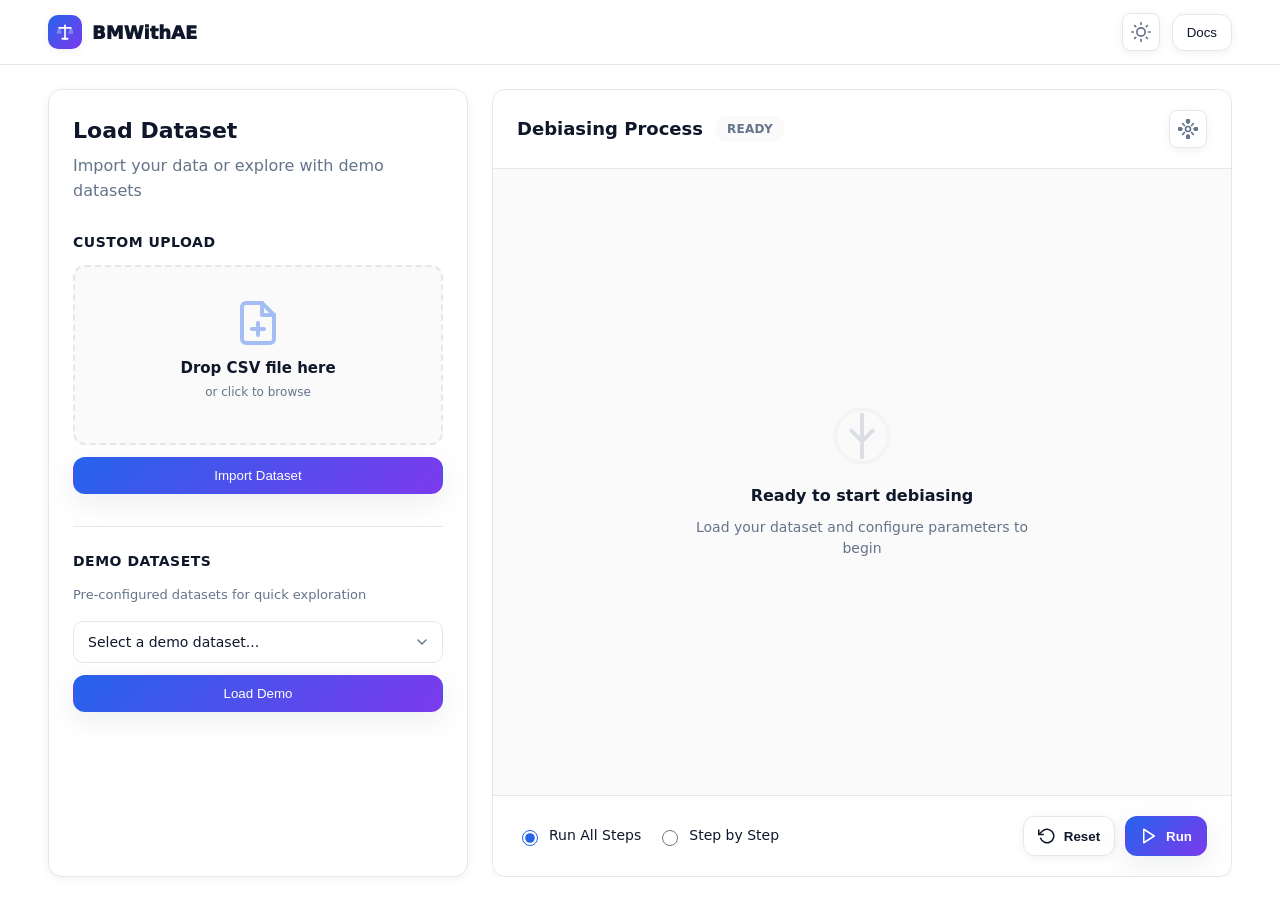
<file: frontend/index.html>
<!DOCTYPE html>
<html lang="en">
<head>
  <meta charset="utf-8" />
  <meta name="viewport" content="width=device-width, initial-scale=1" />
  <title>BMWithAE — Home</title>
  <link rel="stylesheet" href="css/styles.css" />

  <script src="js_index/api.js"></script>
  <script src="js_index/utils.js" defer></script>
  <script src="js_index/theme.js" defer></script>
  <script src="js_index/loadData.js" defer></script>
  <script src="js_index/attributeSelection.js" defer></script>
  <script src="js_index/dataExplorer.js" defer></script>
  <script src="js_index/subgroup.js" defer></script>
  <script src="js_index/configModal.js" defer></script>
  <script src="js_index/display.js" defer></script>
  <script src="js_index/afterProcess.js" defer></script>
  <script src="js_index/poll.js" defer></script>
  <script src="js_index/processControl.js" defer></script>
  <script src="js_index/app.js" defer></script>
</head>
<body>
  <!-- Header -->
  <header class="header">
    <div class="container header__row">
      <div class="brand">
        <span class="brand__mark">
          <svg width="20" height="20" viewBox="0 0 24 24" fill="none" stroke="currentColor" stroke-width="2" stroke-linecap="round" stroke-linejoin="round">
            <!-- Central pole -->
            <line x1="12" y1="4" x2="12" y2="20"/>
            <!-- Balance beam -->
            <line x1="5" y1="7" x2="19" y2="7"/>
            <!-- Left pan -->
            <path d="M5 7 L3 13 L7 13 Z" fill="currentColor" opacity="0.3"/>
            <!-- Right pan -->
            <path d="M19 7 L17 13 L21 13 Z" fill="currentColor" opacity="0.3"/>
            <!-- Base -->
            <line x1="9" y1="20" x2="15" y2="20" stroke-width="2.5"/>
          </svg>
        </span>
      <button class="brand__name">BMWithAE</button>
      </div>
      <nav class="nav">
        <button class="btn btn--icon-only" id="btnTheme" title="Toggle Theme">
          <svg class="theme-icon theme-icon--light" width="20" height="20" viewBox="0 0 24 24" fill="none" stroke="currentColor" stroke-width="2" stroke-linecap="round" stroke-linejoin="round">
            <circle cx="12" cy="12" r="5"/>
            <line x1="12" y1="1" x2="12" y2="3"/>
            <line x1="12" y1="21" x2="12" y2="23"/>
            <line x1="4.22" y1="4.22" x2="5.64" y2="5.64"/>
            <line x1="18.36" y1="18.36" x2="19.78" y2="19.78"/>
            <line x1="1" y1="12" x2="3" y2="12"/>
            <line x1="21" y1="12" x2="23" y2="12"/>
            <line x1="4.22" y1="19.78" x2="5.64" y2="18.36"/>
            <line x1="18.36" y1="5.64" x2="19.78" y2="4.22"/>
          </svg>
          <svg class="theme-icon theme-icon--dark" width="20" height="20" viewBox="0 0 24 24" fill="none" stroke="currentColor" stroke-width="2" stroke-linecap="round" stroke-linejoin="round">
            <path d="M21 12.79A9 9 0 1 1 11.21 3 7 7 0 0 0 21 12.79z"/>
          </svg>
        </button>
        <button class="btn btn--ghost" id="btnDocs">Docs</button>
      </nav>
    </div>
  </header>

  <main class="container main">
    <div class="workspace">
      <!-- Left Panel: Load Dataset & Data Explorer -->
      <aside class="left-panel">
        <!-- Load Dataset Panel (Initial View) -->
        <div class="panel-section" id="loadDatasetPanel">
          <div class="section-header">
            <h2>Load Dataset</h2>
            <p class="muted">Import your data or explore with demo datasets</p>
          </div>

          <!-- Custom Upload -->
          <div class="upload-section">
            <h3 class="section-title">Custom Upload</h3>
            <div class="dropzone" id="dropzone">
              <input type="file" id="fileInput" accept=".csv" hidden>
              <div class="dropzone__icon">
                <svg width="48" height="48" viewBox="0 0 24 24" fill="none" stroke="currentColor" stroke-width="2" stroke-linecap="round" stroke-linejoin="round">
                  <path d="M14 2H6a2 2 0 0 0-2 2v16a2 2 0 0 0 2 2h12a2 2 0 0 0 2-2V8z"/>
                  <polyline points="14 2 14 8 20 8"/>
                  <line x1="12" y1="18" x2="12" y2="12"/>
                  <line x1="9" y1="15" x2="15" y2="15"/>
                </svg>
      </div>
              <div class="dropzone__text">
                <p class="dropzone__title">Drop CSV file here</p>
                <p class="dropzone__subtitle">or click to browse</p>
          </div>
              <div class="dropzone__files" id="fileList"></div>
          </div>
            <button class="btn btn--primary btn--full" id="btnImport">
              <span class="btn-text">Import Dataset</span>
              <span class="btn-spinner" style="display:none;">
                <svg width="16" height="16" viewBox="0 0 16 16" fill="none" stroke="currentColor" stroke-width="2">
                  <circle cx="8" cy="8" r="6" stroke-opacity="0.25"/>
                  <path d="M 8 2 A 6 6 0 0 1 14 8" stroke-linecap="round">
                    <animateTransform attributeName="transform" type="rotate" from="0 8 8" to="360 8 8" dur="0.8s" repeatCount="indefinite"/>
                  </path>
                </svg>
              </span>
            </button>
            
            <!-- Load Status Message -->
            <div class="load-status" id="loadStatus" style="display:none;"></div>
          </div>

          <!-- Demo Datasets -->
          <div class="demo-section">
            <h3 class="section-title">Demo Datasets</h3>
            <p class="section-subtitle">Pre-configured datasets for quick exploration</p>
            <div class="demo-select-wrapper">
              <select class="demo-select-box" id="demoSelectBox">
                <option value="">Select a demo dataset...</option>
                <option value="compas">COMPAS Recidivism</option>
                <option value="credit">Credit Default</option>
              </select>
              <button class="btn btn--primary btn--full" id="btnLoadDemo">
                <span class="btn-text">Load Demo</span>
                <span class="btn-spinner" style="display:none;">
                  <svg width="16" height="16" viewBox="0 0 16 16" fill="none" stroke="currentColor" stroke-width="2">
                    <circle cx="8" cy="8" r="6" stroke-opacity="0.25"/>
                    <path d="M 8 2 A 6 6 0 0 1 14 8" stroke-linecap="round">
                      <animateTransform attributeName="transform" type="rotate" from="0 8 8" to="360 8 8" dur="0.8s" repeatCount="indefinite"/>
                    </path>
                  </svg>
                </span>
              </button>
        </div>
            
            <!-- Load Status Message -->
            <div class="load-status" id="demoLoadStatus" style="display:none;"></div>
      </div>
        </div>
        
        <!-- Data Explorer Panel (Hidden Initially) -->
        <div class="data-explorer-panel" id="dataExplorerPanel" style="display: none;">
          <div class="explorer-header">
            <button class="btn btn--ghost btn--icon" id="btnBackToLoad" title="Back to Load Dataset">
              <svg width="20" height="20" viewBox="0 0 24 24" fill="none" stroke="currentColor" stroke-width="2" stroke-linecap="round" stroke-linejoin="round">
                <line x1="19" y1="12" x2="5" y2="12"/>
                <polyline points="12 19 5 12 12 5"/>
              </svg>
            </button>
            <h2>Data Explorer</h2>
          </div>
          
          <!-- Protected Attribute Selector -->
          <div class="explorer-section">
            <label class="input-label">Protected Attributes</label>
            <div class="protected-attr-selector" id="protectedAttrSelector">
              <div class="protected-attr-display" id="protectedAttrDisplay">
                <span class="protected-attr-text" id="protectedAttrText">Select attributes...</span>
              </div>
              <button class="protected-attr-btn" id="btnOpenAttrModal" title="Select Protected Attributes">
                <svg width="16" height="16" viewBox="0 0 24 24" fill="none" stroke="currentColor" stroke-width="2">
                  <path d="M12 5v14M5 12h14"/>
                </svg>
              </button>
            </div>
          </div>
          
          <!-- Protected Attributes Modal -->
          <div class="attr-modal-overlay" id="attrModalOverlay" style="display: none;">
            <div class="attr-modal-content">
              <div class="modal-header">
                <h3>Select Protected Attributes</h3>
                <button class="modal-close" id="btnCloseAttrModal">
                  <svg width="20" height="20" viewBox="0 0 24 24" fill="none" stroke="currentColor" stroke-width="2">
                    <line x1="18" y1="6" x2="6" y2="18"/>
                    <line x1="6" y1="6" x2="18" y2="18"/>
                  </svg>
                </button>
              </div>
              <div class="modal-body">
                <p class="input-hint" style="margin-bottom: 16px;">Select one or more sensitive attributes to analyze bias</p>
                <div class="protected-attributes-list" id="protectedAttributesList">
                  <!-- Checkboxes will be populated here -->
                </div>
              </div>
              <div class="modal-footer">
                <button class="btn btn--secondary" id="btnCancelAttrModal">Cancel</button>
                <button class="btn btn--primary" id="btnConfirmAttrModal">Confirm</button>
              </div>
            </div>
          </div>

          <!-- Target Attribute Selector -->
          <div class="explorer-section">
            <label class="input-label">Target Attributes</label>
            <div class="target-attr-selector" id="targetAttrSelector">
              <div class="target-attr-display" id="targetAttrDisplay">
                <span class="target-attr-text" id="targetAttrText">Select attributes...</span>
              </div>
              <button class="target-attr-btn" id="btnOpenTargetModal" title="Select Target Attributes">
                <svg width="16" height="16" viewBox="0 0 24 24" fill="none" stroke="currentColor" stroke-width="2">
                  <path d="M12 5v14M5 12h14"/>
                </svg>
              </button>
            </div>
          </div>

          <!-- Target Attributes Modal -->
          <div class="target-modal-overlay" id="targetModalOverlay" style="display: none;">
            <div class="target-modal-content">
              <div class="modal-header">
                <h3>Select Target Attributes</h3>
                <button class="modal-close" id="btnCloseTargetModal">
                  <svg width="20" height="20" viewBox="0 0 24 24" fill="none" stroke="currentColor" stroke-width="2">
                    <line x1="18" y1="6" x2="6" y2="18"/>
                    <line x1="6" y1="6" x2="18" y2="18"/>
                  </svg>
                </button>
              </div>
              <div class="modal-body">
                <p class="input-hint" style="margin-bottom: 16px;">Select one or more sensitive attributes to analyze bias</p>
                <div class="target-attributes-list" id="targetAttributesList">
                  <!-- Checkboxes will be populated here -->
                </div>
              </div>
              <div class="modal-footer">
                <button class="btn btn--secondary" id="btnCancelTargetModal">Cancel</button>
                <button class="btn btn--primary" id="btnConfirmTargetModal">Confirm</button>
              </div>
            </div>
          </div>
          
          <!-- Bias Overview -->
          <div class="explorer-section">
            <h3 class="section-title">Bias Overview</h3>
            
            <!-- Bias Score Circle -->
            <div class="bias-score-container">
              <svg class="bias-score-circle" viewBox="0 0 200 200">
                <!-- Background circle -->
                <circle cx="100" cy="100" r="85" fill="none" stroke="#e5e7eb" stroke-width="10"/>
                <!-- Progress circle -->
                <circle 
                  id="biasScoreProgress"
                  cx="100" 
                  cy="100" 
                  r="85" 
                  fill="none" 
                  stroke="#10b981" 
                  stroke-width="10"
                  stroke-dasharray="534.07" 
                  stroke-dashoffset="534.07"
                  stroke-linecap="round"
                  transform="rotate(-90 100 100)"
                  style="transition: stroke-dashoffset 0.8s ease, stroke 0.8s ease;"
                />
                <!-- Score text -->
                <text x="100" y="100" text-anchor="middle" font-size="42" font-weight="700" fill="var(--text)" id="biasScoreText">--</text>
                <text x="100" y="122" text-anchor="middle" font-size="13" fill="var(--muted)">Bias Score</text>
              </svg>
              <p class="bias-score-description" id="biasScoreDescription">Select a protected attribute to calculate bias</p>
            </div>
            
            <div class="bias-metrics-grid" id="biasMetricsGrid">
              <div class="metric-card-small">
                <div class="metric-label">Statistical Parity</div>
                <div class="metric-value" id="metricSP">--</div>
              </div>
              <div class="metric-card-small">
                <div class="metric-label">Equal Opportunity</div>
                <div class="metric-value" id="metricEO">--</div>
              </div>
              <div class="metric-card-small">
                <div class="metric-label">Equalized Odds</div>
                <div class="metric-value" id="metricEOdds">--</div>
              </div>
              <div class="metric-card-small">
                <div class="metric-label">Disparate Impact</div>
                <div class="metric-value" id="metricPP">--</div>
              </div>
            </div>
            
            <!-- Scroll Hint -->
            <div class="scroll-hint" id="scrollHint">
              <span class="scroll-hint-text">Scroll Down</span>
              <svg class="scroll-hint-arrow" viewBox="0 0 24 24" fill="none" stroke="currentColor" stroke-width="2" stroke-linecap="round" stroke-linejoin="round">
                <polyline points="6 9 12 15 18 9"></polyline>
              </svg>
            </div>
          </div>
          
          <!-- Feature Distributions -->
          <div class="explorer-section">
            <div class="section-title-row">
              <div>
                <h3 class="section-title">Feature Distributions</h3>
                <p class="section-subtitle">Hover for detailed bias analysis</p>
              </div>
              <button class="btn btn--secondary btn--small" id="btnGenerateSubgroups" title="Build Custom Subgroups">
                <svg width="16" height="16" viewBox="0 0 24 24" fill="none" stroke="currentColor" stroke-width="2" stroke-linecap="round" stroke-linejoin="round">
                  <rect x="3" y="3" width="7" height="7"/>
                  <rect x="14" y="3" width="7" height="7"/>
                  <rect x="14" y="14" width="7" height="7"/>
                  <rect x="3" y="14" width="7" height="7"/>
                </svg>
                Generate Subgroups
              </button>
            </div>
            <div class="feature-list" id="featureDistributions">
              <!-- Will be populated dynamically -->
            </div>
          </div>
        </div>
      </aside>

      <!-- Right Panel: Debiasing Process -->
      <section class="right-panel">
        <div class="process-container">
          <div class="process-header">
            <div class="process-header-left">
              <h3>Debiasing Process</h3>
              <span class="process-status" id="processStatus">Ready</span>
          </div>
            <div style="display: flex; gap: 8px;">
              <button class="btn btn--icon-only" id="btnDownloadLog" title="View Experiment Log" style="display: none;">
                <svg width="20" height="20" viewBox="0 0 24 24" fill="none" stroke="currentColor" stroke-width="2" stroke-linecap="round" stroke-linejoin="round">
                  <path d="M14 2H6a2 2 0 0 0-2 2v16a2 2 0 0 0 2 2h12a2 2 0 0 0 2-2V8z"/>
                  <polyline points="14 2 14 8 20 8"/>
                  <line x1="12" y1="18" x2="12" y2="12"/>
                  <line x1="9" y1="15" x2="12" y2="18"/>
                  <line x1="15" y1="15" x2="12" y2="18"/>
                </svg>
              </button>
              <button class="btn btn--icon-only" id="btnConfig" title="Configure Parameters">
                <svg width="20" height="20" viewBox="0 0 24 24" fill="none" stroke="currentColor" stroke-width="2" stroke-linecap="round" stroke-linejoin="round">
                  <!-- Center circle -->
                  <circle cx="12" cy="12" r="3"/>
                  <!-- Gear teeth -->
                  <path d="M12 2v3m0 14v3M5.64 5.64l2.12 2.12m8.48 8.48l2.12 2.12M2 12h3m14 0h3M5.64 18.36l2.12-2.12m8.48-8.48l2.12-2.12"/>
                  <!-- Outer gear shape -->
                  <rect x="10.5" y="1" width="3" height="3" rx="0.5"/>
                  <rect x="10.5" y="20" width="3" height="3" rx="0.5"/>
                  <rect x="1" y="10.5" width="3" height="3" rx="0.5"/>
                  <rect x="20" y="10.5" width="3" height="3" rx="0.5"/>
                </svg>
              </button>
          </div>
          </div>
          
          <div class="process-content" id="processContent">
            <div class="empty-state">
              <div class="empty-state__icon">
                <svg width="64" height="64" viewBox="0 0 24 24" fill="none" stroke="currentColor" stroke-width="1.5" stroke-linecap="round" stroke-linejoin="round">
                  <path d="M12 20v-6m0 0V4m0 10l4-4m-4 4l-4-4"/>
                  <circle cx="12" cy="12" r="10" opacity="0.2"/>
                </svg>
              </div>
              <p class="empty-state__title">Ready to start debiasing</p>
              <p class="empty-state__text">Load your dataset and configure parameters to begin</p>
            </div>
          </div>

          <div class="process-footer">
            <div class="process-controls">
              <div class="run-mode-selector">
                <label class="radio-label">
                  <input type="radio" name="runMode" value="all" checked>
                  <span>Run All Steps</span>
          </label>
                <label class="radio-label">
                  <input type="radio" name="runMode" value="step">
                  <span>Step by Step</span>
          </label>
        </div>
              <div class="process-actions">
                <button class="btn btn--secondary" id="btnReset">
                  <svg width="18" height="18" viewBox="0 0 24 24" fill="none" stroke="currentColor" stroke-width="2" stroke-linecap="round" stroke-linejoin="round">
                    <polyline points="1 4 1 10 7 10"/>
                    <path d="M3.51 15a9 9 0 1 0 2.13-9.36L1 10"/>
                  </svg>
                  Reset
                </button>
                <button class="btn btn--primary" id="btnRun">
                  <svg width="18" height="18" viewBox="0 0 24 24" fill="none" stroke="currentColor" stroke-width="2" stroke-linecap="round" stroke-linejoin="round">
                    <polygon points="5 3 19 12 5 21 5 3"/>
                  </svg>
                  <span id="runBtnText">Run</span>
                </button>
              </div>
            </div>
      </div>
    </div>
      </section>
    </div>
  </main>

  <!-- Parameter Configuration Modal -->
  <div class="modal" id="configModal">
    <div class="modal-overlay" id="modalOverlay"></div>
    <div class="modal-content">
      <div class="modal-header">
        <h2>Configure Parameters</h2>
        <button class="btn btn--icon-only" id="btnCloseModal">
          <svg width="20" height="20" viewBox="0 0 24 24" fill="none" stroke="currentColor" stroke-width="2" stroke-linecap="round" stroke-linejoin="round">
            <line x1="18" y1="6" x2="6" y2="18"/>
            <line x1="6" y1="6" x2="18" y2="18"/>
          </svg>
        </button>
      </div>
      
      <div class="modal-body">
        <div class="param-section">
          <h3 class="param-section-title">Data Preprocessing</h3>
          <div class="param-grid">
            <div class="param-field">
              <label>Numeric to Categorical Method</label>
              <select id="numToCatMethod">
                <option value="quartile">Quartile</option>
                <option value="median">Median</option>
              </select>
    </div>
            <div class="param-field">
              <label>Number of Cuts</label>
              <input type="number" id="numToCatCuts" value="4" min="2" max="10">
            </div>
          </div>
        </div>

        <div class="param-section">
          <h3 class="param-section-title">Main Configuration</h3>
          <div class="param-grid">
            <div class="param-field param-field--full">
              <label>Threshold Epsilon <span class="param-value-display" id="epsilonValue">0.90</span></label>
              <div class="slider-container">
                <input type="range" id="mainThresholdEpsilonSlider" min="0" max="1" step="0.01" value="0.9" class="param-slider">
                <input type="number" id="mainThresholdEpsilon" value="0.9" min="0" max="1" step="0.01" class="param-number-input">
    </div>
            </div>
            <div class="param-field">
              <label>Random Seed</label>
              <input type="number" id="seed" value="0" min="0">
            </div>
            <div class="param-field param-field--checkbox">
              <label>
                <input type="checkbox" id="useBiasMitigation" checked>
                <span>Use Bias Mitigation</span>
              </label>
            </div>
            <div class="param-field param-field--checkbox">
              <label>
                <input type="checkbox" id="useAccuracyEnhancement">
                <span>Use Accuracy Enhancement</span>
              </label>
            </div>
            <div class="param-field">
              <label>Main Step Method</label>
              <input type="text" id="mainStep" value="d3B">
            </div>
            <div class="param-field">
              <label>Classifier Type</label>
              <select id="mainClassifier">
                <option value="LR" selected>LR - Logistic Regression</option>
                <option value="DT">DT - Decision Tree</option>
                <option value="KNN">KNN - K-Nearest Neighbors</option>
                <option value="GBDT">GBDT - Gradient Boosting Decision Tree</option>
                <option value="ADABoost">ADABoost</option>
                <option value="NB">NB - Naive Bayes</option>
                <option value="SVM">SVM - Support Vector Machine</option>
                <option value="MLP">MLP - Multi-layer Perceptron</option>
                <option value="XGBoost">XGBoost</option>
                <option value="RF">RF - Random Forest</option>
                <option value="LGBM">LGBM - LightGBM</option>
                <option value="CatBoost">CatBoost</option>
                <option value="LDA">LDA - Linear Discriminant Analysis</option>
                <option value="QDA">QDA - Quadratic Discriminant Analysis</option>
              </select>
            </div>
            <div class="param-field">
              <label>Max Iteration</label>
              <input type="number" id="mainMaxIteration" value="2" min="1" max="100">
            </div>
            <div class="param-field">
              <label>Training Rate</label>
              <input type="number" id="mainTrainingRate" value="0.5" min="0" max="1" step="0.01">
            </div>
            <div class="param-field">
              <label>Threshold Accuracy</label>
              <input type="number" id="mainThresholdAccuracy" value="0.01" min="0" max="1" step="0.001">
            </div>
            <div class="param-field">
              <label>AE Importance Measure</label>
              <input type="text" id="mainAeImportanceMeasure" value="a1">
            </div>
            <div class="param-field">
              <label>AE Rebin Method</label>
              <input type="text" id="mainAeRebinMethod" value="r1">
            </div>
            <div class="param-field">
              <label>Alpha O</label>
              <input type="number" id="mainAlphaO" value="0.8" min="0" max="1" step="0.01">
        </div>
      </div>
    </div>

        <div class="param-section">
          <h3 class="param-section-title">Evaluation Configuration</h3>
          <div class="param-grid">
            <div class="param-field">
              <label>H Order</label>
              <input type="text" id="evalHOrder" value="default">
            </div>
            <div class="param-field">
              <label>Sum Method</label>
              <select id="evalSum">
                <option value="d1A" selected>d1A</option>
                <option value="d1B">d1B</option>
              </select>
            </div>
            <div class="param-field">
              <label>Categorical Method</label>
              <select id="evalCat">
                <option value="cat-a" selected>cat-a</option>
                <option value="cat-b">cat-b</option>
              </select>
            </div>
            <div class="param-field">
              <label>Numeric Method</label>
              <select id="evalNum">
                <option value="num-a" selected>num-a</option>
                <option value="num-b">num-b</option>
                <option value="num-c">num-c</option>
                <option value="num-d">num-d</option>
              </select>
            </div>
            <div class="param-field">
              <label>Scale Method</label>
              <select id="evalScale">
                <option value="zscore" selected>zscore</option>
                <option value="mean">mean</option>
                <option value="min">min</option>
              </select>
            </div>
            <div class="param-field">
              <label>Distance Metric</label>
              <select id="evalDistMetric">
                <option value="euclidean" selected>euclidean</option>
                <option value="braycurtis">braycurtis</option>
                <option value="canberra">canberra</option>
                <option value="chebyshev">chebyshev</option>
                <option value="cityblock">cityblock</option>
                <option value="correlation">correlation</option>
                <option value="cosine">cosine</option>
                <option value="dice">dice</option>
                <option value="hamming">hamming</option>
                <option value="jaccard">jaccard</option>
                <option value="jensenshannon">jensenshannon</option>
                <option value="kulczynski1">kulczynski1</option>
                <option value="mahalanobis">mahalanobis</option>
                <option value="matching">matching</option>
                <option value="minkowski">minkowski</option>
              </select>
            </div>
          </div>
          
          <div class="param-field param-field--full">
            <label>Fairness Metrics</label>
            <div class="checkbox-group">
              <label><input type="checkbox" value="BNC" checked><span>BNC - Between Negative Classes</span></label>
              <label><input type="checkbox" value="BPC" checked><span>BPC - Between Positive Classes</span></label>
              <label><input type="checkbox" value="CUAE" checked><span>CUAE - Conditional Use Accuracy Equality</span></label>
              <label><input type="checkbox" value="EOpp" checked><span>EOpp - Equal Opportunity</span></label>
              <label><input type="checkbox" value="EO" checked><span>EO - Equalized Odds</span></label>
              <label><input type="checkbox" value="FDRP" checked><span>FDRP - False Discovery Rate Parity</span></label>
              <label><input type="checkbox" value="FORP" checked><span>FORP - False Omission Rate Parity</span></label>
              <label><input type="checkbox" value="FNRB" checked><span>FNRB - False Negative Rate Balance</span></label>
              <label><input type="checkbox" value="FPRB" checked><span>FPRB - False Positive Rate Balance</span></label>
              <label><input type="checkbox" value="NPVP" checked><span>NPVP - Negative Predictive Value Parity</span></label>
              <label><input type="checkbox" value="OAE" checked><span>OAE - Overall Accuracy Equality</span></label>
              <label><input type="checkbox" value="PPVP" checked><span>PPVP - Positive Predictive Value Parity</span></label>
              <label><input type="checkbox" value="SP" checked><span>SP - Statistical Parity</span></label>
            </div>
          </div>

          <div class="param-field param-field--full">
            <label>Accuracy Metrics</label>
            <div class="checkbox-group">
              <label><input type="checkbox" value="ACC" checked><span>ACC - Accuracy</span></label>
              <label><input type="checkbox" value="F1" checked><span>F1 - F1 Score</span></label>
              <label><input type="checkbox" value="Recall" checked><span>Recall - True Positive Rate</span></label>
              <label><input type="checkbox" value="Precision" checked><span>Precision - Positive Predictive Value</span></label>
            </div>
          </div>
        </div>

        <div class="param-section">
          <h3 class="param-section-title">Transform Configuration</h3>
          <div class="param-grid">
            <div class="param-field">
              <label>Transform Method</label>
              <select id="transformMethod">
                <option value="poly" selected>poly</option>
                <option value="log">log</option>
                <option value="arcsin">arcsin</option>
              </select>
            </div>
            <div class="param-field">
              <label>Transform Multi</label>
              <select id="transformMulti">
                <option value="t1" selected>t1</option>
                <option value="t2">t2</option>
                <option value="t3">t3</option>
              </select>
            </div>
            <div class="param-field">
              <label>Transform Stream</label>
              <input type="text" id="transformStream" value="d4A">
      </div>
    </div>
          
          <h4 class="param-subsection-title">Stream Configuration</h4>
          <div class="param-grid">
            <div class="param-field">
              <label>P</label>
              <input type="number" id="streamConfigP" value="102" min="0">
            </div>
            <div class="param-field">
              <label>Q</label>
              <input type="number" id="streamConfigQ" value="173" min="0">
            </div>
            <div class="param-field">
              <label>E Min</label>
              <input type="number" id="streamConfigEmin" value="0.5" step="0.1">
            </div>
            <div class="param-field">
              <label>E Max</label>
              <input type="number" id="streamConfigEmax" value="2" step="0.1">
            </div>
            <div class="param-field">
              <label>Order</label>
              <input type="number" id="streamConfigOrder" value="0" min="0">
            </div>
            <div class="param-field">
              <label>Length</label>
              <input type="number" id="streamConfigLength" value="10" min="1">
            </div>
          </div>
        </div>
      </div>

      <div class="modal-footer">
        <button class="btn btn--secondary" id="btnCancelModal">Cancel</button>
        <button class="btn btn--primary" id="btnSaveConfig">Save Configuration</button>
      </div>
    </div>
  </div>

  <!-- Iteration History Detail Modal -->
  <div class="modal" id="historyDetailModal" style="display: none;">
    <div class="modal-overlay" id="historyDetailModalOverlay"></div>
    <div class="modal-content modal-content--medium">
      <div class="modal-header">
        <h2 id="historyDetailTitle">Iteration Details</h2>
        <button class="btn btn--icon-only" id="btnCloseHistoryDetail">
          <svg width="20" height="20" viewBox="0 0 24 24" fill="none" stroke="currentColor" stroke-width="2">
            <line x1="18" y1="6" x2="6" y2="18"></line>
            <line x1="6" y1="6" x2="18" y2="18"></line>
          </svg>
        </button>
      </div>

      <div class="modal-body" id="historyDetailBody">
        <!-- Content will be dynamically populated -->
      </div>

      <div class="modal-footer">
        <button class="btn btn--secondary" id="btnCloseHistoryDetailFooter">Close</button>
      </div>
    </div>
  </div>

  <!-- Subgroup Detail View Modal -->
  <div class="modal" id="subgroupDetailModal" style="display: none;">
    <div class="modal-overlay" id="subgroupDetailModalOverlay"></div>
    <div class="modal-content modal-content--large">
      <div class="modal-header">
        <h2 id="subgroupDetailTitle">Subgroup Comparison</h2>
        <button class="btn btn--icon-only" id="btnCloseSubgroupDetail">
          <svg width="20" height="20" viewBox="0 0 24 24" fill="none" stroke="currentColor" stroke-width="2" stroke-linecap="round" stroke-linejoin="round">
            <line x1="18" y1="6" x2="6" y2="18"/>
            <line x1="6" y1="6" x2="18" y2="18"/>
          </svg>
        </button>
      </div>
      
      <div class="modal-body">
        <div class="subgroup-detail-conditions" id="subgroupDetailConditions">
          <!-- Conditions will be populated -->
        </div>
        
        <div class="subgroup-comparison-chart" id="subgroupComparisonChart">
          <!-- Chart will be populated -->
        </div>
      </div>

      <div class="modal-footer">
        <button class="btn btn--secondary" id="btnCloseSubgroupDetailFooter">Close</button>
      </div>
    </div>
  </div>

  <!-- View All Subgroups Modal -->
  <div class="modal" id="viewAllSubgroupsModal" style="display: none;">
    <div class="modal-overlay" id="viewAllSubgroupsModalOverlay"></div>
    <div class="modal-content modal-content--large">
      <div class="modal-header">
        <h2>All Created Subgroups</h2>
        <button class="btn btn--icon-only" id="btnCloseViewAllSubgroups">
          <svg width="20" height="20" viewBox="0 0 24 24" fill="none" stroke="currentColor" stroke-width="2">
            <line x1="18" y1="6" x2="6" y2="18"></line>
            <line x1="6" y1="6" x2="18" y2="18"></line>
          </svg>
        </button>
      </div>

      <div class="modal-body">
        <div class="subgroups-table-container">
          <table class="subgroups-table" id="allSubgroupsTable">
            <thead>
              <tr>
                <th>ID</th>
                <th>Conditions</th>
                <th>Size</th>
                <th>Positive Rate</th>
                <th>Accuracy</th>
                <th>Precision</th>
                <th>Recall</th>
                <th>F1 Score</th>
                <th>Actions</th>
              </tr>
            </thead>
            <tbody id="allSubgroupsTableBody">
              <!-- Will be populated dynamically -->
            </tbody>
          </table>
        </div>
      </div>

      <div class="modal-footer">
        <button class="btn btn--secondary" id="btnCloseViewAllSubgroupsFooter">Close</button>
      </div>
    </div>
  </div>

  <!-- Subgroup Builder Modal -->
  <div class="modal" id="subgroupModal" style="display: none;">
    <div class="modal-overlay" id="subgroupModalOverlay"></div>
    <div class="modal-content modal-content--xlarge">
      <div class="modal-header">
        <h2>Subgroup Builder</h2>
        <button class="btn btn--icon-only" id="btnCloseSubgroupModal">
          <svg width="20" height="20" viewBox="0 0 24 24" fill="none" stroke="currentColor" stroke-width="2" stroke-linecap="round" stroke-linejoin="round">
            <line x1="18" y1="6" x2="6" y2="18"/>
            <line x1="6" y1="6" x2="18" y2="18"/>
          </svg>
        </button>
      </div>
      
      <div class="modal-body modal-body--subgroup">
        <!-- Current Subgroup Definition -->
        <div class="subgroup-builder-section">
          <div class="subgroup-builder-header">
            <h3 class="subgroup-section-title">Current Subgroup Definition</h3>
            <button class="btn btn--secondary btn--small" id="btnClearConditions">
              <svg width="14" height="14" viewBox="0 0 24 24" fill="none" stroke="currentColor" stroke-width="2">
                <line x1="18" y1="6" x2="6" y2="18"/>
                <line x1="6" y1="6" x2="18" y2="18"/>
              </svg>
              Clear All
            </button>
          </div>
          <div class="current-conditions" id="currentConditions">
            <div class="conditions-empty-state">
              <p>Select feature values below to define your subgroup</p>
            </div>
          </div>
          <button class="btn btn--primary" id="btnAddSubgroup" style="margin-top: 12px;" disabled>
            <svg width="16" height="16" viewBox="0 0 24 24" fill="none" stroke="currentColor" stroke-width="2">
              <path d="M12 5v14M5 12h14"/>
            </svg>
            Add Subgroup
          </button>
        </div>
        
        <!-- Feature Selector -->
        <div class="feature-selector-section">
          <div class="feature-selector-header">
            <h3 class="subgroup-section-title">Select Conditions</h3>
            <div class="feature-selector-controls">
              <input type="text" 
                     id="featureSearchInput" 
                     class="feature-search-input" 
                     placeholder="Search features...">
              <button class="btn btn--icon-only" id="btnToggleFeatureSelector" title="Collapse/Expand">
                <svg width="20" height="20" viewBox="0 0 24 24" fill="none" stroke="currentColor" stroke-width="2">
                  <polyline points="6 9 12 15 18 9"></polyline>
                </svg>
              </button>
            </div>
          </div>
          <div class="feature-selector-grid" id="featureSelectorGrid">
            <!-- Will be populated dynamically -->
          </div>
        </div>
        
        <!-- Created Subgroups List -->
        <div class="subgroups-comparison-section">
          <div class="subgroup-list-header">
            <h3 class="subgroup-section-title">
              Created Subgroups 
              <span class="subgroup-count" id="subgroupCount">0</span>
            </h3>
            <div class="subgroup-list-actions">
              <button class="btn btn--secondary btn--small" id="btnViewAllSubgroups" style="display: none;">
                <svg width="16" height="16" viewBox="0 0 24 24" fill="none" stroke="currentColor" stroke-width="2">
                  <rect x="3" y="3" width="7" height="7"></rect>
                  <rect x="14" y="3" width="7" height="7"></rect>
                  <rect x="3" y="14" width="7" height="7"></rect>
                  <rect x="14" y="14" width="7" height="7"></rect>
                </svg>
                View All
              </button>
              <button class="btn btn--secondary btn--small" id="btnClearAllSubgroups" style="display: none;">
                <svg width="16" height="16" viewBox="0 0 24 24" fill="none" stroke="currentColor" stroke-width="2">
                  <polyline points="3 6 5 6 21 6"></polyline>
                  <path d="M19 6v14a2 2 0 0 1-2 2H7a2 2 0 0 1-2-2V6m3 0V4a2 2 0 0 1 2-2h4a2 2 0 0 1 2 2v2"></path>
                </svg>
                Clear All
              </button>
            </div>
          </div>
          <div class="subgroup-cards-grid" id="subgroupCardsGrid">
            <div class="subgroups-empty-state">
              <p>No subgroups created yet. Define conditions above and click "Add Subgroup".</p>
            </div>
          </div>
        </div>
      </div>

      <div class="modal-footer">
        <button class="btn btn--secondary" id="btnCloseSubgroupModalFooter">Close</button>
      </div>
    </div>
  </div>

  <script>
/*     // CSV parser
    function parseCSV(text, limitRows = 20){
      const lines = text.trim().split(/\r?\n/);
      const headers = lines[0].split(',').map(s=>s.trim());
      const rows = lines.slice(1, limitRows+1).map(l=> l.split(',').map(s=>s.trim()));
      return {headers, rows, total: Math.max(0, lines.length-1)};
    } */

    // Demo datasets
    /* const demoData = {
      compas: {
        name: 'COMPAS',
        csv: `age,sex,race,priors_count,c_charge_degree,score,two_year_recid
25,Male,African-American,0,F,3,1
45,Male,Caucasian,2,F,6,1
32,Female,Caucasian,0,M,1,0
28,Male,African-American,3,F,8,1
35,Female,Hispanic,1,M,4,0
42,Male,African-American,5,F,7,1
29,Female,Caucasian,0,F,2,0
38,Male,Hispanic,2,M,5,1`
      },
      adult: {
        name: 'Adult Income',
        csv: `age,workclass,education,marital_status,occupation,race,sex,capital_gain,hours_per_week,income
39,State-gov,Bachelors,Never-married,Adm-clerical,White,Male,2174,40,<=50K
50,Self-emp-not-inc,Bachelors,Married-civ-spouse,Exec-managerial,White,Male,0,13,<=50K
38,Private,HS-grad,Divorced,Handlers-cleaners,White,Male,0,40,<=50K
53,Private,11th,Married-civ-spouse,Handlers-cleaners,Black,Male,0,40,<=50K
28,Private,Bachelors,Married-civ-spouse,Prof-specialty,Black,Female,0,40,<=50K
37,Private,Masters,Married-civ-spouse,Exec-managerial,White,Female,0,40,<=50K
49,Private,9th,Married-spouse-absent,Other-service,Black,Female,0,16,<=50K
52,Self-emp-not-inc,HS-grad,Married-civ-spouse,Exec-managerial,White,Male,0,45,>50K`
      },
      credit: {
        name: 'Credit Default',
        csv: `LIMIT_BAL,SEX,EDUCATION,MARRIAGE,AGE,PAY_0,PAY_2,PAY_3,PAY_4,PAY_5,PAY_6,BILL_AMT1,BILL_AMT2,BILL_AMT3,BILL_AMT4,BILL_AMT5,BILL_AMT6,PAY_AMT1,PAY_AMT2,PAY_AMT3,PAY_AMT4,PAY_AMT5,PAY_AMT6,default payment next month
20000,2,2,1,24,2,2,-1,-1,-2,-2,3913,3102,689,0,0,0,0,689,0,0,0,0,1
120000,2,2,2,26,-1,2,0,0,0,2,2682,1725,2682,3272,3455,3261,0,1000,1000,1000,0,2000,1
90000,2,2,2,34,0,0,0,0,0,0,29239,14027,13559,14331,14948,15549,1518,1500,1000,1000,1000,5000,0
50000,2,2,1,37,0,0,0,0,0,0,46990,48233,49291,28314,28959,29547,2000,2019,1200,1100,1069,1000,0
50000,1,2,1,57,-1,0,-1,0,0,0,8617,5670,35835,20940,19146,19131,2000,36681,10000,9000,689,679,0
50000,1,1,2,37,0,0,0,0,0,0,64400,57069,57608,19394,19619,20024,2500,1815,657,1000,1000,800,0
500000,1,1,2,29,0,0,0,0,0,0,367965,412023,445007,542653,483003,473944,55000,40000,38000,20239,13750,13770,0
100000,2,2,2,23,0,-1,-1,0,0,-1,11876,380,601,221,-159,567,380,601,0,581,1687,1542,0`
      }
    };

 */    // Application State
    
  </script>
</body>
</html>
</file>
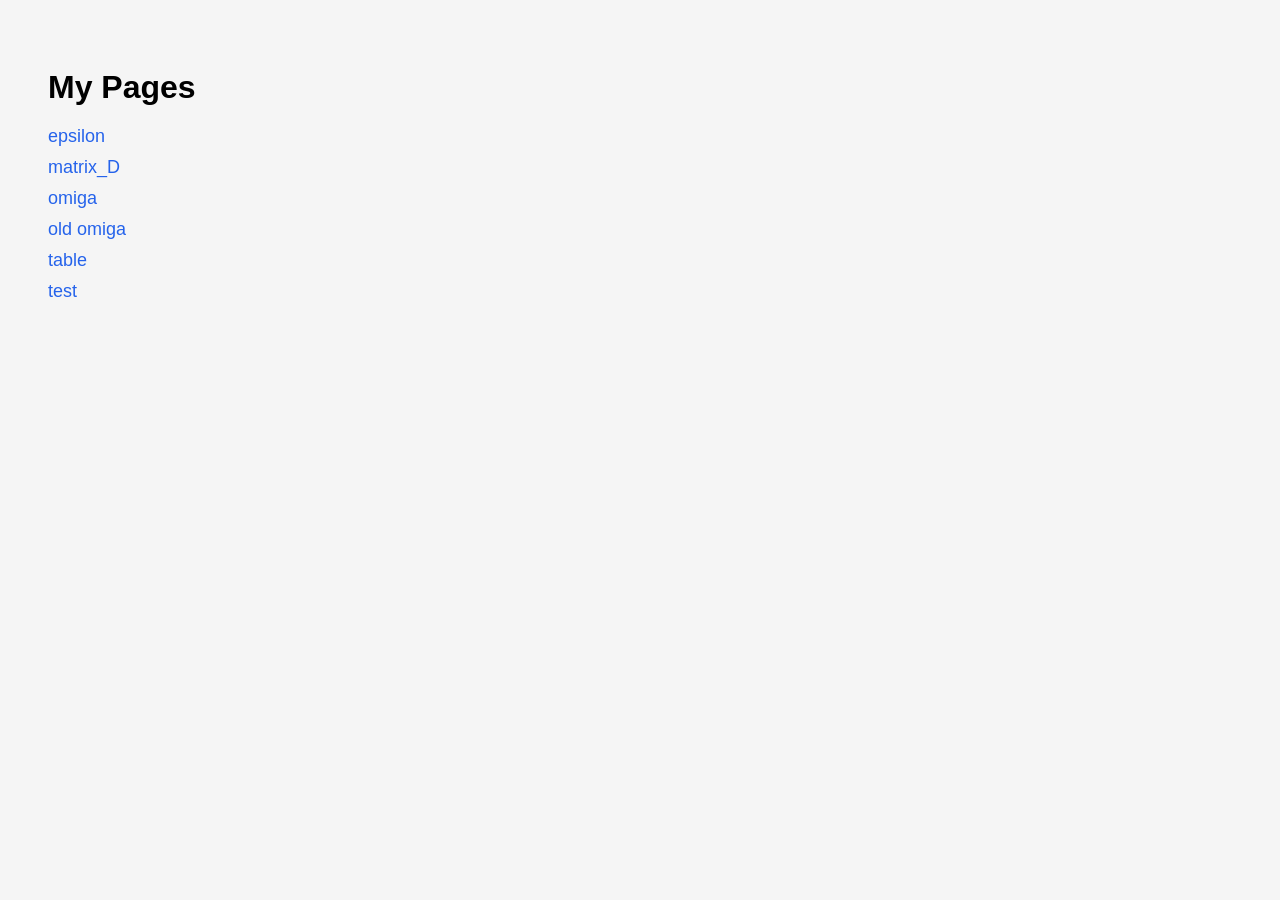
<file: frontend/table testing/index.html>
<!DOCTYPE html>
<html lang="en">
<head>
  <meta charset="UTF-8">
  <title>My Links</title>
  <style>
    body {
      font-family: Arial, sans-serif;
      padding: 40px;
      background: #f5f5f5;
    }
    h1 {
      margin-bottom: 20px;
    }
    ul {
      list-style: none;
      padding: 0;
    }
    li {
      margin: 10px 0;
    }
    a {
      text-decoration: none;
      color: #2563eb;
      font-size: 18px;
    }
    a:hover {
      text-decoration: underline;
    }
  </style>
</head>
<body>

  <h1>My Pages</h1>

  <ul>
    <li><a href="http://localhost:8000/epsilon.html">epsilon</a></li>
    <li><a href="http://localhost:8000/matrix_D.html">matrix_D</a></li>
    <li><a href="http://localhost:8000/omiga.html">omiga</a></li>
    <li><a href="http://localhost:8000/omiga'.html">old omiga</a></li>
    <li><a href="http://localhost:8000/table.html">table</a></li>
    <li><a href="http://localhost:8000/test.html">test</a></li>
  </ul>

</body>
</html>
</file>
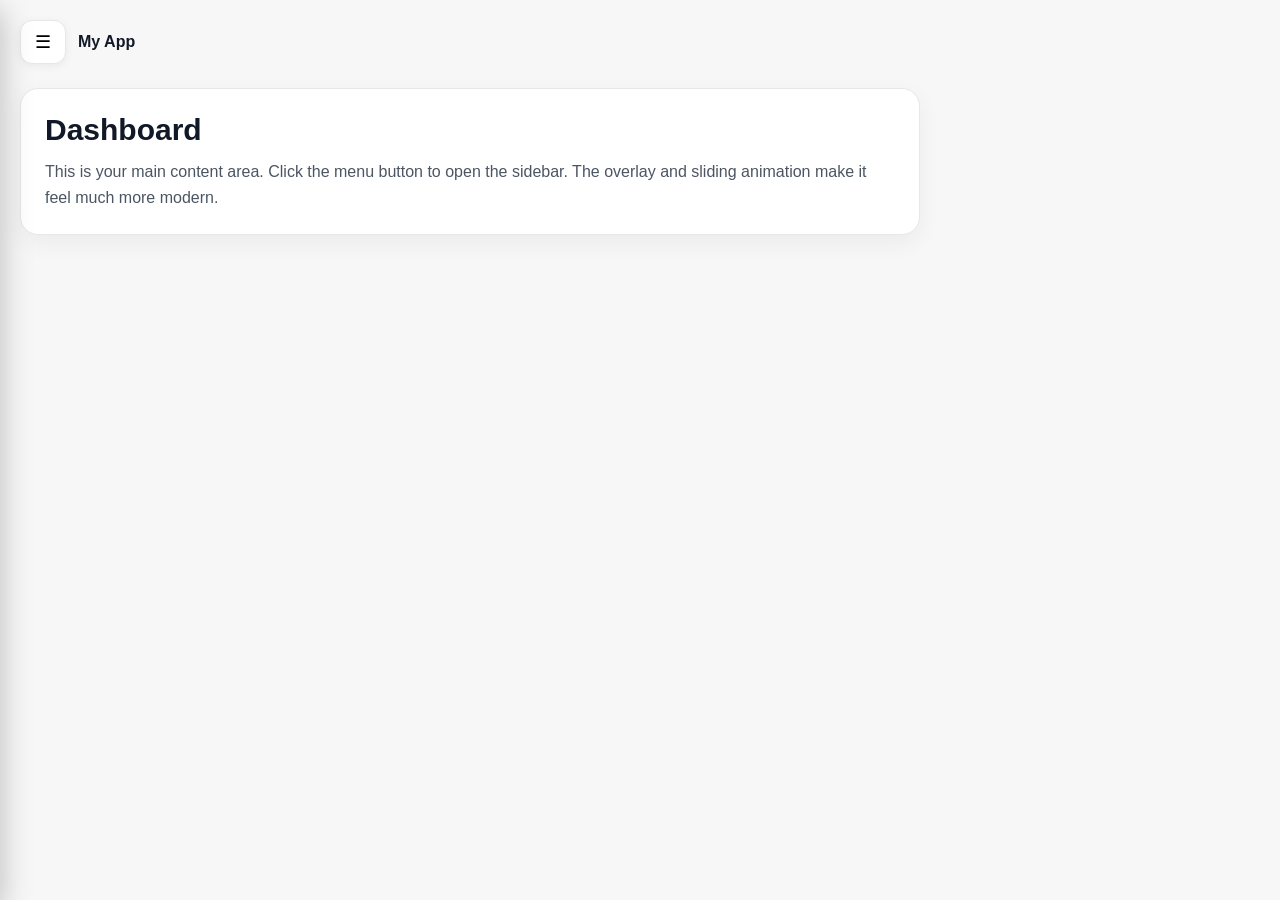
<file: frontend/table testing/test.html>
<!DOCTYPE html>
<html lang="en">
<head>
  <meta charset="UTF-8" />
  <meta name="viewport" content="width=device-width, initial-scale=1.0" />
  <title>Better Sliding Sidebar</title>
  <style>
    * {
      box-sizing: border-box;
    }

    body {
      margin: 0;
      font-family: Inter, Arial, sans-serif;
      background: #f7f7f8;
      color: #111827;
      overflow-x: hidden;
    }

    .app {
      min-height: 100vh;
      position: relative;
    }

    /* Sidebar */
    .sidebar {
      position: fixed;
      top: 0;
      left: 0;
      width: 280px;
      height: 100vh;
      background: #171717;
      color: white;
      transform: translateX(-100%);
      transition: transform 0.28s ease;
      z-index: 1000;
      display: flex;
      flex-direction: column;
      border-right: 1px solid rgba(255,255,255,0.08);
      box-shadow: 0 10px 30px rgba(0,0,0,0.25);
    }

    .sidebar.open {
      transform: translateX(0);
    }

    .sidebar-header {
      display: flex;
      align-items: center;
      justify-content: space-between;
      padding: 18px 16px;
      border-bottom: 1px solid rgba(255,255,255,0.08);
    }

    .sidebar-title {
      font-size: 18px;
      font-weight: 600;
    }

    .close-btn {
      background: transparent;
      color: #d1d5db;
      border: none;
      font-size: 22px;
      cursor: pointer;
      border-radius: 8px;
      width: 36px;
      height: 36px;
    }

    .close-btn:hover {
      background: rgba(255,255,255,0.08);
      color: white;
    }

    .sidebar-content {
      padding: 12px;
      overflow-y: auto;
      flex: 1;
    }

    .menu-section {
      margin-bottom: 18px;
    }

    .menu-label {
      font-size: 12px;
      text-transform: uppercase;
      letter-spacing: 0.08em;
      color: #9ca3af;
      padding: 10px 12px 8px;
    }

    .menu-item {
      display: flex;
      align-items: center;
      gap: 12px;
      padding: 12px 14px;
      border-radius: 12px;
      color: #f3f4f6;
      text-decoration: none;
      transition: background 0.2s ease, transform 0.2s ease;
      margin-bottom: 6px;
    }

    .menu-item:hover {
      background: rgba(255,255,255,0.08);
      transform: translateX(2px);
    }

    .menu-icon {
      width: 18px;
      text-align: center;
      opacity: 0.9;
    }

    /* Overlay */
    .overlay {
      position: fixed;
      inset: 0;
      background: rgba(0, 0, 0, 0.35);
      opacity: 0;
      visibility: hidden;
      transition: opacity 0.28s ease, visibility 0.28s ease;
      z-index: 900;
    }

    .overlay.show {
      opacity: 1;
      visibility: visible;
    }

    /* Main content */
    .main {
      min-height: 100vh;
      transition: transform 0.28s ease;
      padding: 20px;
    }

    .topbar {
      display: flex;
      align-items: center;
      gap: 12px;
      margin-bottom: 24px;
    }

    .menu-toggle {
      background: white;
      border: 1px solid #e5e7eb;
      border-radius: 12px;
      padding: 10px 14px;
      font-size: 18px;
      cursor: pointer;
      box-shadow: 0 2px 8px rgba(0,0,0,0.06);
    }

    .menu-toggle:hover {
      background: #f9fafb;
    }

    .main-card {
      background: white;
      border: 1px solid #e5e7eb;
      border-radius: 18px;
      padding: 24px;
      box-shadow: 0 8px 24px rgba(0,0,0,0.05);
      max-width: 900px;
    }

    .main-card h1 {
      margin-top: 0;
      margin-bottom: 12px;
      font-size: 30px;
    }

    .main-card p {
      margin: 0;
      line-height: 1.6;
      color: #4b5563;
    }

    /* Desktop: push content slightly when sidebar opens */
    @media (min-width: 900px) {
      .main.shift {
        transform: translateX(140px);
      }
    }
  </style>
</head>
<body>
  <div class="app">
    <aside class="sidebar" id="sidebar">
      <div class="sidebar-header">
        <div class="sidebar-title">Workspace</div>
        <button class="close-btn" id="closeBtn">&times;</button>
      </div>

      <div class="sidebar-content">
        <div class="menu-section">
          <div class="menu-label">General</div>
          <a href="#" class="menu-item">
            <span class="menu-icon">🏠</span>
            <span>Home</span>
          </a>
          <a href="#" class="menu-item">
            <span class="menu-icon">💬</span>
            <span>Chats</span>
          </a>
          <a href="#" class="menu-item">
            < span class="menu-icon">📁</span>
            <span>Projects</span>
          </a>
        </div>

        <div class="menu-section">
          <div class="menu-label">Personal</div>
          <a href="#" class="menu-item">
            <span class="menu-icon">⭐</span>
            <span>Favorites</span>
          </a>
          <a href="#" class="menu-item">
            <span class="menu-icon">⚙️</span>
            <span>Settings</span>
          </a>
          <a href="#" class="menu-item">
            <span class="menu-icon">👤</span>
            <span>Profile</span>
          </a>
        </div>
      </div>
    </aside>

    <div class="overlay" id="overlay"></div>

    <main class="main" id="main">
      <div class="topbar">
        <button class="menu-toggle" id="openBtn">☰</button>
        <strong>My App</strong>
      </div>

      <div class="main-card">
        <h1>Dashboard</h1>
        <p>
          This is your main content area. Click the menu button to open the sidebar.
          The overlay and sliding animation make it feel much more modern.
        </p>
      </div>
    </main>
  </div>

  <script>
    const sidebar = document.getElementById("sidebar");
    const overlay = document.getElementById("overlay");
    const openBtn = document.getElementById("openBtn");
    const closeBtn = document.getElementById("closeBtn");
    const main = document.getElementById("main");

    function openSidebar() {
      sidebar.classList.add("open");
      overlay.classList.add("show");
      main.classList.add("shift");
    }

    function closeSidebar() {
      sidebar.classList.remove("open");
      overlay.classList.remove("show");
      main.classList.remove("shift");
    }

    openBtn.addEventListener("click", openSidebar);
    closeBtn.addEventListener("click", closeSidebar);
    overlay.addEventListener("click", closeSidebar);

    document.addEventListener("keydown", (e) => {
      if (e.key === "Escape") closeSidebar();
    });
  </script>
</body>
</html>
</file>
<file: frontend/css/styles.css>
/* styles.css */
:root{
    --text:#0f172a;
    --muted:#64748b;
    --brand:#2563eb;
    --brand-2:#7c3aed;
    --border:#e5e7eb;
    --surface:#ffffff;
    --surface-2:#fafafa;
    --radius:14px;
    --shadow-sm: 0 2px 10px rgba(15,23,42,.06);
    --shadow-md: 0 8px 30px rgba(15,23,42,.08);
  }
  
  [data-theme="dark"]{
    --text:#f1f5f9;
    --muted:#94a3b8;
    --border:#334155;
    --surface:#1e293b;
    --surface-2:#0f172a;
    --shadow-sm: 0 2px 10px rgba(0,0,0,.3);
    --shadow-md: 0 8px 30px rgba(0,0,0,.4);
  }
  *{box-sizing:border-box}
  html,body{height:100%; overflow:hidden}
  
  body{
    margin:0;
    font-family: ui-sans-serif, system-ui, -apple-system, Segoe UI, Roboto, Arial, "Noto Sans", sans-serif;
    color:var(--text);
    background:
      radial-gradient(600px 200px at 10% -10%, rgba(124,58,237,.06), transparent 60%),
      radial-gradient(600px 200px at 90% -10%, rgba(37,99,235,.06), transparent 60%),
      #fff;
    line-height:1.55;
    transition:
      background .3s,
      color .3s,
      transform .5s ease,
      opacity .5s ease;
  }

  body.page-exit {
    transform: translateX(-100%);
    opacity: 0;
  }

  .page-overlay {
    position: fixed;
    inset: 0;
    background: white;
    z-index: 999;
    opacity: 0;
    transition: opacity 0.5s ease;
  }

  body.page-exit .page-overlay {
    opacity: 1;
  }
  
  [data-theme="dark"] body{
    background:
      radial-gradient(600px 200px at 10% -10%, rgba(124,58,237,.15), transparent 60%),
      radial-gradient(600px 200px at 90% -10%, rgba(37,99,235,.15), transparent 60%),
      #0f172a;
  }
  .container{max-width:1680px; margin:0 auto; padding:0 48px}
  
  /* Header */
  .header{
    position:sticky; top:0; z-index:20;
    background: rgba(255,255,255,.9);
    backdrop-filter: blur(6px);
    border-bottom:1px solid var(--border);
    transition:background .3s, border-color .3s;
  }
  
  [data-theme="dark"] .header{
    background: rgba(30,41,59,.9);
  }
  .header__row{display:flex; align-items:center; justify-content:space-between; height:64px}
  .brand{display:flex; align-items:center; gap:10px; font-weight:800; letter-spacing:.3px}
  .brand__mark{
    width:34px; height:34px; border-radius:10px; display:grid; place-items:center;
    background: linear-gradient(135deg, var(--brand), var(--brand-2));
    box-shadow: var(--shadow-sm);
  }
  .brand__mark svg{
    color:#fff;
  }

  .brand__name {
    font-size: 18px;
    font-weight: 1000;
    background: none;
    border: none;
    padding: 0;
    margin: 0;
    cursor: pointer;
    font-family: inherit;
    color: inherit;
  }
  
  /* Navigation */
  .nav{
    display:flex;
    align-items:center;
    gap:12px;
  }
  
  /* Theme Toggle */
  .theme-icon{
    display:block;
  }
  
  .theme-icon--dark{
    display:none;
  }
  
  /* Buttons */
  .btn{
    border:1px solid var(--border); background:var(--surface); color:var(--text);
    padding:10px 14px; border-radius:12px; cursor:pointer; transition:.15s transform, .15s box-shadow, .15s background;
    box-shadow: var(--shadow-sm);
    display:inline-flex;
    align-items:center;
    gap:8px;
  }
  .btn:active{transform: translateY(1px)}
  .btn:disabled{
    opacity:0.7;
    cursor:not-allowed;
  }
  .btn--ghost{background:var(--surface)}
  .btn--soft{
    background: var(--surface-2);
  }
  .btn--primary{
    background: linear-gradient(135deg, var(--brand), var(--brand-2));
    border-color: transparent; color:#fff; box-shadow: var(--shadow-md);
  }
  
  .btn-spinner{
    display:inline-flex;
    align-items:center;
  }
  
  .btn-spinner svg{
    display:block;
  }
  
  /* Main spacing */
  .main{padding-top:24px; padding-bottom:24px; min-height:calc(100vh - 64px)}
  
  /* Workspace Layout */
  .workspace{
    display:grid;
    grid-template-columns: 420px 1fr;
    gap:24px;
    height:calc(100vh - 112px);
    min-width:0;
  }
  
  .muted{color:var(--muted); margin:0}
  
  /* Left Panel */
  .left-panel{
    background: var(--surface);
    border:1px solid var(--border);
    border-radius: var(--radius);
    box-shadow: var(--shadow-sm);
    overflow-y:auto;
    height:100%;
  }
  
  .panel-section {
    padding: 24px;
    overflow-y: auto;
    max-height: 100%;
  }
  
  .section-header{
    margin-bottom:28px;
  }
  
  .section-header h2{
    margin:0 0 6px;
    font-size:22px;
    font-weight:800;
    color:var(--text);
  }
  
  .section-title{
    margin:0 0 12px;
    font-size:14px;
    font-weight:700;
    color:var(--text);
    text-transform:uppercase;
    letter-spacing:.5px;
  }
  
  .section-subtitle{
    margin:0 0 16px;
    font-size:13px;
    color:var(--muted);
    line-height:1.5;
  }
  
  .upload-section{
    margin-bottom:32px;
  }
  
  .demo-section{
    padding-top:24px;
    border-top:1px solid var(--border);
  }
  
  /* Dropzone */
  .dropzone{
    padding:32px 20px;
    border:2px dashed var(--border);
    border-radius:12px;
    background:var(--surface-2);
    cursor:pointer;
    transition:.2s all;
    display:flex;
    flex-direction:column;
    align-items:center;
    gap:10px;
    min-height:180px;
    justify-content:center;
    margin-bottom:12px;
  }
  
  .dropzone:hover{
    border-color:var(--brand);
    background:var(--surface);
  }
  
  .dropzone.dragover{
    border-color:var(--brand);
    background: linear-gradient(135deg, rgba(37,99,235,.05), rgba(124,58,237,.05));
    border-width:3px;
  }
  
  .dropzone.has-file{
    border-color:#10b981;
    background:var(--surface);
  }
  
  .dropzone__icon{
    opacity:.4;
    color:var(--brand);
  }
  
  .dropzone__icon svg{
    display:block;
  }
  
  .dropzone__text{
    text-align:center;
  }
  
  .dropzone__title{
    margin:0 0 2px;
    font-size:15px;
    font-weight:600;
    color:var(--text);
  }
  
  .dropzone__subtitle{
    margin:0;
    font-size:12px;
    color:var(--muted);
  }
  
  .dropzone__files{
    width:100%;
  }
  
  .file-item{
    display:flex;
    align-items:center;
    gap:10px;
    padding:10px 12px;
    background:var(--surface);
    border:1px solid #10b981;
    border-radius:8px;
  }
  
  .file-item__icon{
    color:#10b981;
    display:flex;
    align-items:center;
  }
  
  .file-item__icon svg{
    display:block;
  }
  
  .file-item__name{
    flex:1;
    font-weight:600;
    font-size:13px;
    color:var(--text);
    white-space:nowrap;
    overflow:hidden;
    text-overflow:ellipsis;
  }
  
  .file-item__size{
    font-size:11px;
    color:var(--muted);
  }
  
  .btn--full{
    width:100%;
    justify-content:center;
  }
  
  .btn--sm{
    padding:8px 12px;
    font-size:13px;
  }
  
  /* Load Status */
  .load-status{
    margin-top:12px;
    padding:12px 14px;
    border-radius:10px;
    display:flex;
    align-items:center;
    gap:10px;
    font-size:13px;
    line-height:1.5;
    animation:slideDown .3s ease-out;
  }
  
  .load-status--success{
    background:#d1fae5;
    color:#065f46;
    border:1px solid #10b981;
  }
  
  [data-theme="dark"] .load-status--success{
    background:#064e3b;
    color:#6ee7b7;
    border:1px solid #10b981;
  }
  
  .load-status--error{
    background:#fee2e2;
    color:#991b1b;
    border:1px solid #ef4444;
  }
  
  [data-theme="dark"] .load-status--error{
    background:#7f1d1d;
    color:#fca5a5;
    border:1px solid #ef4444;
  }
  
  .load-status svg{
    flex-shrink:0;
  }
  
  .load-status-close{
    background:transparent;
    border:none;
    padding:4px;
    cursor:pointer;
    display:flex;
    align-items:center;
    justify-content:center;
    border-radius:4px;
    transition:background 0.2s;
    color:inherit;
    opacity:0.6;
    margin-left:8px;
  }
  
  .load-status-close:hover{
    opacity:1;
    background:rgba(0,0,0,0.1);
  }
  
  [data-theme="dark"] .load-status-close:hover{
    background:rgba(255,255,255,0.1);
  }
  
  @keyframes slideDown{
    from{
      opacity:0;
      transform:translateY(-10px);
    }
    to{
      opacity:1;
      transform:translateY(0);
    }
  }
  
  /* Demo Select */
  .demo-select-wrapper{
    display:flex;
    flex-direction:column;
    gap:12px;
  }
  
  .demo-select-box{
    width:100%;
    padding:12px 14px;
    border:1px solid var(--border);
    border-radius:10px;
    background:var(--surface);
    font-size:14px;
    color:var(--text);
    font-family:inherit;
    cursor:pointer;
    transition:.2s all;
    appearance:none;
    background-image: url("data:image/svg+xml,%3Csvg xmlns='http://www.w3.org/2000/svg' width='16' height='16' viewBox='0 0 24 24' fill='none' stroke='%2364748b' stroke-width='2' stroke-linecap='round' stroke-linejoin='round'%3E%3Cpolyline points='6 9 12 15 18 9'%3E%3C/polyline%3E%3C/svg%3E");
    background-repeat:no-repeat;
    background-position:right 12px center;
    padding-right:40px;
  }
  
  .demo-select-box:hover{
    border-color:var(--brand);
  }
  
  .demo-select-box:focus{
    outline:none;
    border-color:var(--brand);
    box-shadow: 0 0 0 3px rgba(37,99,235,.1);
  }
  
  .demo-select-box option{
    padding:10px;
  }
  
  /* Right Panel */
  .right-panel{
    display:flex;
    flex-direction:column;
    gap:16px;
    height:100%;
    min-width:0;
    overflow:hidden;
  }
  
  .process-container{
    background: var(--surface);
    border:1px solid var(--border);
    border-radius: var(--radius);
    box-shadow: var(--shadow-sm);
    flex:1;
    display:flex;
    flex-direction:column;
    overflow:hidden;
    min-width:0;
    min-height:0;
  }
  
  .process-header{
    padding:20px 24px;
    border-bottom:1px solid var(--border);
    background:var(--surface);
    display:flex;
    align-items:center;
    justify-content:space-between;
  }
  
  .process-header-left{
    display:flex;
    align-items:center;
    gap:12px;
  }
  
  .process-header h3{
    margin:0;
    font-size:18px;
    font-weight:800;
    color:var(--text);
  }
  
  .process-status{
    padding:4px 12px;
    border-radius:20px;
    font-size:12px;
    font-weight:600;
    background:var(--surface-2);
    color:var(--muted);
    text-transform:uppercase;
    letter-spacing:.3px;
  }
  
  .process-status.status-running{
    background:#dbeafe;
    color:#1e40af;
  }
  
  [data-theme="dark"] .process-status.status-running{
    background:#1e3a8a;
    color:#93c5fd;
  }
  
  .process-status.status-completed{
    background:#d1fae5;
    color:#065f46;
  }
  
  [data-theme="dark"] .process-status.status-completed{
    background:#064e3b;
    color:#6ee7b7;
  }
  
  .btn--icon-only{
    padding:8px;
    border-radius:8px;
    display:flex;
    align-items:center;
    justify-content:center;
    background:var(--surface);
    border:1px solid var(--border);
    color:var(--muted);
    cursor:pointer;
    transition:.2s all;
  }
  
  .btn--icon-only:hover{
    border-color:var(--brand);
    color:var(--brand);
    background:var(--surface-2);
  }
  
  .btn--secondary{
    background:var(--surface);
    color:var(--text);
    border:1px solid var(--border);
  }
  
  .btn--secondary:hover{
    background:var(--surface-2);
  }
  
  .process-content{
    flex:1;
    overflow-y:auto;
    background:var(--surface-2);
    position:relative;
    min-height:0;
    padding:24px;
  }
  
  .process-footer{
    padding:20px 24px;
    border-top:1px solid var(--border);
    background:var(--surface);
  }
  
  .process-controls{
    display:flex;
    align-items:center;
    justify-content:space-between;
    gap:16px;
  }
  
  .run-mode-selector{
    display:flex;
    gap:16px;
  }
  
  .radio-label{
    display:flex;
    align-items:center;
    gap:8px;
    cursor:pointer;
    font-size:14px;
    color:var(--text);
    font-weight:500;
  }
  
  .radio-label input[type="radio"]{
    cursor:pointer;
    width:16px;
    height:16px;
    accent-color:var(--brand);
  }
  
  .process-actions{
    display:flex;
    gap:10px;
  }
  
  .process-actions .btn{
    display:flex;
    align-items:center;
    gap:8px;
    font-weight:600;
  }
  
  .empty-state{
    display:flex;
    flex-direction:column;
    align-items:center;
    justify-content:center;
    height:100%;
    padding:40px;
    text-align:center;
  }
  
  .empty-state__icon{
    opacity:.2;
    color:var(--muted);
    margin-bottom:16px;
  }
  
  .empty-state__icon svg{
    display:block;
  }
  
  .empty-state__title{
    margin:0 0 8px;
    font-size:16px;
    font-weight:700;
    color:var(--text);
  }
  
  .empty-state__text{
    margin:0;
    font-size:14px;
    color:var(--muted);
    max-width:360px;
  }
  
  .data-table{
    height:100%;
    width:100%;
    overflow:hidden;
    position:relative;
  }
  
  table{
    border-collapse:collapse; 
    width:100%;
    background:var(--surface);
  }
  
  th,td{
    padding:12px 16px; 
    border-bottom:1px solid var(--border); 
    font-size:13px; 
    text-align:left;
    max-width:180px;
    overflow:hidden;
    text-overflow:ellipsis;
    white-space:nowrap;
  }
  
  th{
    background:#f8fafc; 
    color:#0f172a; 
    font-weight:700;
    font-size:12px;
    text-transform:uppercase;
    letter-spacing:.3px;
  }
  
  [data-theme="dark"] th{
    background:#0f172a;
    color:#f1f5f9;
  }
  
  tbody tr:hover{
    background:#fafafa;
  }
  
  [data-theme="dark"] tbody tr:hover{
    background:#0f172a;
  }
  
  tbody tr:last-child td{
    border-bottom:none;
  }
  
  /* Process Step Display */
  .process-step-display{
    background:var(--surface);
    border:1px solid var(--border);
    border-radius:12px;
    overflow:hidden;
  }
  
  .step-header{
    padding:24px;
    border-bottom:1px solid var(--border);
  }
  
  .step-number{
    display:inline-block;
    font-size:12px;
    font-weight:600;
    color:var(--brand);
    text-transform:uppercase;
    letter-spacing:.5px;
    margin-bottom:8px;
  }
  
  .step-name{
    margin:0 0 6px;
    font-size:20px;
    font-weight:800;
    color:var(--text);
  }
  
  .step-desc{
    margin:0;
    font-size:14px;
    color:var(--muted);
  }
  
  .step-visualization{
    padding:8px 24px;
    min-height:auto;
    background:transparent;
  }
  
  .charts-container{
    display:flex;
    flex-direction:column;
    gap:16px;
    height:100%;
    min-height:auto;
  }
  
  .chart-section{
    background:transparent;
    border:none;
    border-radius:0;
    padding:0;
    display:flex;
    flex-direction:column;
  }
  
  .chart-section--full{
    width:100%;
    flex:1;
    min-height:auto;
  }
  
  .chart-header{
    display:flex;
    align-items:center;
    justify-content:space-between;
    margin-bottom:8px;
    gap:12px;
  }
  
  .chart-title{
    margin:0;
    font-size:14px;
    font-weight:700;
    color:var(--text);
    text-transform:uppercase;
    letter-spacing:.5px;
  }
  
  .metric-selector{
    padding:6px 10px;
    border:1px solid var(--border);
    border-radius:6px;
    font-size:12px;
    color:var(--text);
    background:var(--surface);
    cursor:pointer;
    font-family:inherit;
    max-width:250px;
    transition:.2s all;
  }
  
  .metric-selector:hover{
    border-color:var(--brand);
  }
  
  .metric-selector:focus{
    outline:none;
    border-color:var(--brand);
    box-shadow:0 0 0 3px rgba(37,99,235,.1);
  }
  
  .line-chart{
    flex:1;
    display:flex;
    align-items:center;
    justify-content:center;
    min-height:280px;
    height:280px;
  }
  
  .line-chart--full{
    width:100%;
    min-height:280px;
    height:280px;
  }
  
  .chart-svg{
    width:100%;
    height:100%;
    max-height:250px;
  }
  
  .line-chart--full .chart-svg{
    max-height:none;
    height:100%;
  }
  
  .bar-chart{
    flex:1;
    display:flex;
    align-items:flex-end;
    justify-content:center;
    padding:20px 0;
  }
  
  .bar-group{
    display:flex;
    gap:40px;
    align-items:flex-end;
    height:200px;
    width:100%;
    justify-content:center;
  }
  
  .bar-item{
    display:flex;
    flex-direction:column;
    align-items:center;
    gap:8px;
    flex:1;
    max-width:100px;
  }
  
  .bar-fill{
    width:100%;
    border-radius:6px 6px 0 0;
    transition:.3s all;
    position:relative;
  }
  
  .bar-label{
    font-size:12px;
    font-weight:600;
    color:var(--muted);
    text-transform:uppercase;
    letter-spacing:.3px;
    margin-top:8px;
  }
  
  .bar-value{
    font-size:16px;
    font-weight:800;
    color:var(--text);
  }
  
  .chart-placeholder{
    text-align:center;
    color:var(--muted);
  }
  
  .chart-placeholder p{
    margin:16px 0 0;
    font-size:14px;
  }
  
  .loading-spinner{
    width:40px;
    height:40px;
    border:3px solid var(--border);
    border-top-color:var(--brand);
    border-radius:50%;
    animation:spin 1s linear infinite;
    margin:0 auto;
  }
  
  @keyframes spin{
    to{transform:rotate(360deg)}
  }
  
  .step-metrics{
    display:grid;
    grid-template-columns:repeat(3, 1fr);
    gap:0;
    background:transparent;
    border-top:1px solid var(--border);
  }
  
  .metric-card{
    padding:20px;
    background:transparent;
    display:flex;
    flex-direction:column;
    align-items:center;
    gap:8px;
    border:none;
    border-right:1px solid var(--border);
  }
  
  .metric-card:last-child{
    border-right:none;
  }
  
  .metric-label{
    font-size:12px;
    color:var(--muted);
    text-transform:uppercase;
    letter-spacing:.3px;
    font-weight:600;
  }
  
  .metric-value{
    font-size:24px;
    font-weight:800;
    color:var(--text);
  }
  
  /* Modal */
  .modal{
    position:fixed;
    top:0;
    left:0;
    width:100%;
    height:100%;
    z-index:9999;
    display:none;
    align-items:center;
    justify-content:center;
    padding:20px;
  }
  
  .modal.active{
    display:flex;
  }
  
  .modal-overlay{
    position:absolute;
    top:0;
    left:0;
    width:100%;
    height:100%;
    background:rgba(0,0,0,.5);
    backdrop-filter:blur(4px);
  }
  
  .modal-content{
    position:relative;
    background:var(--surface);
    border-radius:16px;
    box-shadow:0 20px 50px rgba(0,0,0,.2);
    max-width:900px;
    width:100%;
    max-height:90vh;
    display:flex;
    flex-direction:column;
    overflow:hidden;
  }
  
  .modal-header{
    padding:24px 28px;
    border-bottom:1px solid var(--border);
    display:flex;
    align-items:center;
    justify-content:space-between;
    background:var(--surface);
  }
  
  .modal-header h2{
    margin:0;
    font-size:20px;
    font-weight:800;
    color:var(--text);
  }
  
  .modal-body{
    flex:1;
    overflow-y:auto;
    padding:28px;
    background:var(--surface-2);
  }
  
  .modal-footer{
    padding:20px 28px;
    border-top:1px solid var(--border);
    display:flex;
    justify-content:flex-end;
    gap:12px;
    background:var(--surface);
  }
  
  /* Parameter Form */
  .param-section{
    margin-bottom:32px;
  }
  
  .param-section:last-child{
    margin-bottom:0;
  }
  
  .param-section-title{
    margin:0 0 20px;
    font-size:16px;
    font-weight:800;
    color:var(--text);
    padding-bottom:12px;
    border-bottom:2px solid var(--border);
  }
  
  .param-subsection-title{
    margin:24px 0 16px;
    font-size:14px;
    font-weight:700;
    color:var(--muted);
    text-transform:uppercase;
    letter-spacing:.5px;
  }
  
  .param-grid{
    display:grid;
    grid-template-columns:repeat(2, 1fr);
    gap:20px 16px;
  }
  
  .param-field{
    display:flex;
    flex-direction:column;
    gap:8px;
  }
  
  .param-field--checkbox{
    justify-content:center;
  }
  
  .param-field--full{
    grid-column:1 / -1;
  }
  
  .param-field label{
    font-size:13px;
    font-weight:600;
    color:var(--text);
  }
  
  .param-field input[type="text"],
  .param-field input[type="number"],
  .param-field select{
    padding:10px 12px;
    border:1px solid var(--border);
    border-radius:8px;
    font-size:14px;
    font-family:inherit;
    color:var(--text);
    background:var(--surface);
    transition:.2s all;
  }
  
  .param-field input:focus,
  .param-field select:focus{
    outline:none;
    border-color:var(--brand);
    box-shadow:0 0 0 3px rgba(37,99,235,.1);
  }
  
  .param-field--checkbox label{
    display:flex;
    align-items:center;
    gap:8px;
    cursor:pointer;
  }
  
  .param-field--checkbox input[type="checkbox"]{
    width:18px;
    height:18px;
    cursor:pointer;
    accent-color:var(--brand);
  }
  
  .checkbox-group{
    display:grid;
    grid-template-columns:repeat(2, 1fr);
    gap:12px;
    padding:16px;
    background:var(--surface-2);
    border-radius:8px;
  }
  
  .checkbox-group label{
    display:flex;
    align-items:center;
    gap:8px;
    cursor:pointer;
    font-size:13px;
    font-weight:500;
    color:var(--text);
  }
  
  .checkbox-group input[type="checkbox"]{
    width:16px;
    height:16px;
    cursor:pointer;
    accent-color:var(--brand);
  }
  
  /* Slider Container */
  .slider-container{
    display:flex;
    align-items:center;
    gap:12px;
  }
  
  .param-slider{
    flex:1;
    height:6px;
    border-radius:3px;
    outline:none;
    -webkit-appearance:none;
    appearance:none;
    cursor:pointer;
    background:transparent;
    --slider-value:90%;
  }
  
  .param-slider::-webkit-slider-thumb{
    -webkit-appearance:none;
    appearance:none;
    width:18px;
    height:18px;
    border-radius:50%;
    background:linear-gradient(135deg, var(--brand), var(--brand-2));
    cursor:pointer;
    box-shadow:0 2px 8px rgba(37,99,235,.3);
    transition:transform .2s, box-shadow .2s;
    margin-top:-6px;
  }
  
  .param-slider::-webkit-slider-thumb:hover{
    transform:scale(1.15);
    box-shadow:0 3px 12px rgba(37,99,235,.5);
  }
  
  .param-slider::-webkit-slider-runnable-track{
    width:100%;
    height:6px;
    border-radius:3px;
    background:linear-gradient(to right, 
      var(--brand) 0%, 
      var(--brand) var(--slider-value), 
      var(--border) var(--slider-value), 
      var(--border) 100%);
  }
  
  .param-slider::-moz-range-thumb{
    width:18px;
    height:18px;
    border-radius:50%;
    background:linear-gradient(135deg, var(--brand), var(--brand-2));
    cursor:pointer;
    border:none;
    box-shadow:0 2px 8px rgba(37,99,235,.3);
    transition:transform .2s, box-shadow .2s;
  }
  
  .param-slider::-moz-range-thumb:hover{
    transform:scale(1.15);
    box-shadow:0 3px 12px rgba(37,99,235,.5);
  }
  
  .param-slider::-moz-range-track{
    width:100%;
    height:6px;
    border-radius:3px;
    background:var(--border);
  }
  
  .param-slider::-moz-range-progress{
    height:6px;
    border-radius:3px 0 0 3px;
    background:var(--brand);
  }
  
  .param-number-input{
    width:80px;
    padding:8px 10px;
    border:1px solid var(--border);
    border-radius:6px;
    font-size:14px;
    text-align:center;
    font-weight:600;
    color:var(--text);
    background:var(--surface);
  }
  
  .param-value-display{
    display:inline-block;
    padding:2px 8px;
    background:linear-gradient(135deg, var(--brand), var(--brand-2));
    color:#fff;
    border-radius:6px;
    font-size:12px;
    font-weight:700;
    margin-left:8px;
  }

  /* Action Bar */
  .action-bar{
    display:grid;
    grid-template-columns:repeat(2, 1fr);
    gap:12px;
  }
  
  .btn--action{
    background:#fff;
    border:1px solid var(--border);
    border-radius:12px;
    padding:18px;
    display:flex;
    align-items:center;
    gap:14px;
    text-align:left;
    transition:.2s all;
    box-shadow: var(--shadow-sm);
  }
  
  .btn--action:hover{
    border-color:var(--brand);
    box-shadow: var(--shadow-md);
    transform: translateY(-1px);
  }
  
  .btn__icon{
    flex-shrink:0;
    color:var(--brand);
    display:flex;
    align-items:center;
  }
  
  .btn__icon svg{
    display:block;
  }
  
  .btn__content{
    display:flex;
    flex-direction:column;
    gap:2px;
  }
  
  .btn__label{
    font-size:15px;
    font-weight:700;
    color:var(--text);
  }
  
  .btn__desc{
    font-size:12px;
    color:var(--muted);
  }
  
  /* Responsive */
  @media (max-width:1024px){
    .workspace{
      grid-template-columns:1fr;
      height:auto;
    }
    .left-panel, .right-panel{
      height:auto;
    }
    .process-container{
      min-height:500px;
    }
    .param-grid{
      grid-template-columns:1fr;
    }
  }
  
  @media (max-width:760px){
    .container{padding:0 16px}
    .main{padding-top:16px; padding-bottom:16px}
    .workspace{gap:16px}
    .dropzone{padding:24px 16px; min-height:160px}
    .action-bar{grid-template-columns:1fr}
    .process-header{
      flex-direction:column;
      align-items:flex-start;
      gap:12px;
    }
    .process-controls{
      flex-direction:column;
      align-items:stretch;
    }
    .run-mode-selector{
      justify-content:space-between;
    }
    .step-metrics{
      grid-template-columns:1fr;
    }
    .charts-container{
      grid-template-columns:1fr;
    }
    .chart-header{
      flex-direction:column;
      align-items:flex-start;
    }
    .metric-selector{
      width:100%;
      max-width:100%;
    }
    .checkbox-group{
      grid-template-columns:1fr;
    }
    .modal-content{
      max-height:95vh;
    }
  }
  
  /* History Panel */
  .history-panel{
    margin-top:24px;
    padding:20px;
    background:var(--surface-2);
    border-top:1px solid var(--border);
  }
  
  /* History Panel External (Outside main window) */
  .history-panel-external {
    background: transparent;
    border-radius: 8px;
    overflow: hidden;
  }
  
  .history-list-external {
    display: flex;
    flex-direction: column;
    gap: 8px;
    max-height: 300px;
    overflow-y: auto;
    overflow-x: hidden;
  }
  
  .history-item-external {
    display: flex;
    align-items: center;
    gap: 12px;
    padding: 12px 16px;
    background: var(--surface-2);
    border: 1px solid var(--border);
    border-radius: 8px;
    cursor: pointer;
    transition: all 0.2s;
  }
  
  .history-item-external:hover {
    background: var(--surface);
    border-color: var(--brand);
    transform: translateX(2px);
  }
  
  .history-data {
    font-size: 13px;
    color: var(--text);
    white-space: nowrap;
  }
  
  .history-divider {
    color: var(--border);
    font-weight: 300;
    margin: 0 4px;
  }
  
  .history-title{
    font-size:14px;
    font-weight:600;
    color:var(--text);
    margin-bottom:12px;
    text-transform:uppercase;
    letter-spacing:0.5px;
  }
  
  .history-list{
    display:flex;
    flex-direction:column;
    gap:8px;
    max-height:200px;
    overflow-y:auto;
    overflow-x:hidden;
  }
  
  .history-item{
    display:grid;
    grid-template-columns:auto auto 1fr 1fr;
    gap:12px;
    align-items:center;
    padding:10px 14px;
    background:var(--surface);
    border:1px solid var(--border);
    border-radius:6px;
    font-size:13px;
    cursor:pointer;
    transition:all 0.2s;
    min-width:0;
  }
  
  .history-item:hover{
    border-color:var(--brand);
    background:var(--brand-light);
    transform:translateX(2px);
  }
  
  .history-iter{
    font-weight:600;
    color:var(--text);
  }
  
  .history-type{
    font-size:11px;
    font-weight:600;
    padding:3px 8px;
    background:var(--brand);
    color:white;
    border-radius:4px;
    text-transform:uppercase;
  }
  
  .history-metric{
    color:var(--muted);
    font-size:12px;
    overflow:hidden;
    text-overflow:ellipsis;
    white-space:nowrap;
  }
  
  .history-empty{
    text-align:center;
    color:var(--muted);
    padding:20px;
    font-size:13px;
  }
  
  /* ============================================
     Data Explorer Panel Styles
     ============================================ */
  
  /* Panel Animation */
  .left-panel {
    position: relative;
    overflow: hidden;
  }
  
  #loadDatasetPanel {
    transition: transform 0.4s cubic-bezier(0.4, 0, 0.2, 1), opacity 0.4s ease;
  }
  
  #loadDatasetPanel.slide-out {
    transform: translateX(-100%);
    opacity: 0;
  }
  
  .data-explorer-panel {
    position: absolute;
    top: 0;
    left: 0;
    width: 100%;
    height: 100%;
    background: var(--surface);
    transform: translateX(100%);
    opacity: 0;
    transition: transform 0.4s cubic-bezier(0.4, 0, 0.2, 1), opacity 0.4s ease;
    overflow-y: auto;
    padding: 24px;
  }
  
  .data-explorer-panel.slide-in {
    transform: translateX(0);
    opacity: 1;
  }
  
  /* Explorer Header */
  .explorer-header {
    display: flex;
    align-items: center;
    gap: 12px;
    margin-bottom: 24px;
    padding-bottom: 16px;
    border-bottom: 2px solid var(--border);
  }
  
  .explorer-header h2 {
    margin: 0;
    font-size: 24px;
    font-weight: 700;
    color: var(--text);
  }
  
  .btn--icon {
    padding: 8px;
    min-width: auto;
  }
  
  /* Explorer Sections */
  .explorer-section {
    margin-bottom: 32px;
  }
  
  .input-label {
    display: block;
    font-size: 14px;
    font-weight: 600;
    color: var(--text);
    margin-bottom: 4px;
  }
  
  .input-hint {
    font-size: 12px;
    color: var(--muted);
    margin: 0 0 12px 0;
  }
  
  .input-select {
    width: 100%;
    padding: 10px 14px;
    font-size: 14px;
    color: var(--text);
    background: var(--surface);
    border: 1px solid var(--border);
    border-radius: 8px;
    transition: all 0.2s;
    cursor: pointer;
  }
  
  .input-select:hover {
    border-color: var(--brand);
  }
  
  .input-select:focus {
    outline: none;
    border-color: var(--brand);
    box-shadow: 0 0 0 3px rgba(37, 99, 235, 0.1);
  }
  
  /* Protected Attribute Selector */
  .protected-attr-selector {
    display: flex;
    align-items: center;
    gap: 8px;
    background: var(--surface);
    border: 1px solid var(--border);
    border-radius: 8px;
    padding: 4px;
  }
  
  .protected-attr-display {
    flex: 1;
    padding: 8px 12px;
    min-height: 36px;
    display: flex;
    align-items: center;
    overflow: hidden;
  }
  
  .protected-attr-text {
    font-size: 14px;
    color: var(--text);
    white-space: nowrap;
    overflow: hidden;
    text-overflow: ellipsis;
  }
  
  .protected-attr-text.placeholder {
    color: var(--muted);
  }
  
  .protected-attr-btn {
    flex-shrink: 0;
    width: 36px;
    height: 36px;
    display: flex;
    align-items: center;
    justify-content: center;
    background: var(--brand);
    color: white;
    border: none;
    border-radius: 6px;
    cursor: pointer;
    transition: all 0.2s;
  }
  
  .protected-attr-btn:hover {
    background: #1d4ed8;
    transform: scale(1.05);
  }
  
  .protected-attr-btn:disabled{
    opacity:0.7;
    cursor:not-allowed;
  }

  .protected-attr-btn:disabled:hover{
    opacity:0.7;
    cursor:not-allowed;
  }
  
  /* Protected Attributes Modal Styles */
  .attr-modal-overlay {
    position: fixed;
    top: 0;
    left: 0;
    right: 0;
    bottom: 0;
    background: rgba(0, 0, 0, 0.5);
    display: flex;
    align-items: center;
    justify-content: center;
    z-index: 1000;
    backdrop-filter: blur(4px);
  }
  
  .attr-modal-content {
    background: var(--surface-2);
    border-radius: 12px;
    width: 90%;
    max-width: 500px;
    max-height: 80vh;
    display: flex;
    flex-direction: column;
    box-shadow: 0 20px 25px -5px rgba(0, 0, 0, 0.1), 0 10px 10px -5px rgba(0, 0, 0, 0.04);
  }
  
  .attr-modal-content .modal-header {
    display: flex;
    align-items: center;
    justify-content: space-between;
    padding: 20px 24px;
    border-bottom: 1px solid var(--border);
  }
  
  .attr-modal-content .modal-header h3 {
    margin: 0;
    font-size: 18px;
    font-weight: 600;
    color: var(--text);
  }
  
  .attr-modal-content .modal-close {
    width: 32px;
    height: 32px;
    display: flex;
    align-items: center;
    justify-content: center;
    background: transparent;
    border: none;
    border-radius: 6px;
    cursor: pointer;
    color: var(--muted);
    transition: all 0.2s;
  }
  
  .attr-modal-content .modal-close:hover {
    background: var(--surface);
    color: var(--text);
  }
  
  .attr-modal-content .modal-body {
    flex: 1;
    padding: 24px;
    overflow-y: auto;
  }
  
  .attr-modal-content .modal-footer {
    display: flex;
    align-items: center;
    justify-content: flex-end;
    gap: 12px;
    padding: 16px 24px;
    border-top: 1px solid var(--border);
  }
  
  /* Protected Attributes List */
  .protected-attributes-list {
    display: flex;
    flex-direction: column;
    gap: 8px;
    max-height: 400px;
    overflow-y: auto;
    padding: 4px;
  }
  
  .protected-attr-item {
    display: flex;
    align-items: center;
    gap: 8px;
    padding: 8px 12px;
    background: var(--surface-2);
    border: 1px solid var(--border);
    border-radius: 8px;
    cursor: pointer;
    transition: all 0.2s;
  }
  
  .protected-attr-item:hover {
    background: var(--surface-3);
    border-color: var(--brand);
  }
  
  .protected-attr-item input[type="checkbox"] {
    width: 18px;
    height: 18px;
    cursor: pointer;
    accent-color: var(--brand);
  }
  
  .protected-attr-item label {
    flex: 1;
    cursor: pointer;
    font-size: 14px;
    color: var(--text);
    user-select: none;
  }
  
  .protected-attr-item.checked {
    background: rgba(37, 99, 235, 0.1);
    border-color: var(--brand);
  }
  
  /* Protected Attribute Selector */
  .target-attr-selector {
    display: flex;
    align-items: center;
    gap: 8px;
    background: var(--surface);
    border: 1px solid var(--border);
    border-radius: 8px;
    padding: 4px;
  }
  
  .target-attr-display {
    flex: 1;
    padding: 8px 12px;
    min-height: 36px;
    display: flex;
    align-items: center;
    overflow: hidden;
  }
  
  .target-attr-text {
    font-size: 14px;
    color: var(--text);
    white-space: nowrap;
    overflow: hidden;
    text-overflow: ellipsis;
  }
  
  .target-attr-text.placeholder {
    color: var(--muted);
  }
  
  .target-attr-btn {
    flex-shrink: 0;
    width: 36px;
    height: 36px;
    display: flex;
    align-items: center;
    justify-content: center;
    background: var(--brand);
    color: white;
    border: none;
    border-radius: 6px;
    cursor: pointer;
    transition: all 0.2s;
  }
  
  .target-attr-btn:hover {
    background: #1d4ed8;
    transform: scale(1.05);
  }
  
  .target-attr-btn:disabled{
    opacity:0.7;
    cursor:not-allowed;
  }

  .target-attr-btn:disabled:hover{
    opacity:0.7;
    cursor:not-allowed;
  }
  
  /* Protected Attributes Modal Styles */
  .target-modal-overlay {
    position: fixed;
    top: 0;
    left: 0;
    right: 0;
    bottom: 0;
    background: rgba(0, 0, 0, 0.5);
    display: flex;
    align-items: center;
    justify-content: center;
    z-index: 1000;
    backdrop-filter: blur(4px);
  }
  
  .target-modal-content {
    background: var(--surface-2);
    border-radius: 12px;
    width: 90%;
    max-width: 500px;
    max-height: 80vh;
    display: flex;
    flex-direction: column;
    box-shadow: 0 20px 25px -5px rgba(0, 0, 0, 0.1), 0 10px 10px -5px rgba(0, 0, 0, 0.04);
  }
  
  .target-modal-content .modal-header {
    display: flex;
    align-items: center;
    justify-content: space-between;
    padding: 20px 24px;
    border-bottom: 1px solid var(--border);
  }
  
  .target-modal-content .modal-header h3 {
    margin: 0;
    font-size: 18px;
    font-weight: 600;
    color: var(--text);
  }
  
  .target-modal-content .modal-close {
    width: 32px;
    height: 32px;
    display: flex;
    align-items: center;
    justify-content: center;
    background: transparent;
    border: none;
    border-radius: 6px;
    cursor: pointer;
    color: var(--muted);
    transition: all 0.2s;
  }
  
  .target-modal-content .modal-close:hover {
    background: var(--surface);
    color: var(--text);
  }
  
  .target-modal-content .modal-body {
    flex: 1;
    padding: 24px;
    overflow-y: auto;
  }
  
  .target-modal-content .modal-footer {
    display: flex;
    align-items: center;
    justify-content: flex-end;
    gap: 12px;
    padding: 16px 24px;
    border-top: 1px solid var(--border);
  }
  
  /* Protected Attributes List */
  .target-attributes-list {
    display: flex;
    flex-direction: column;
    gap: 8px;
    max-height: 400px;
    overflow-y: auto;
    padding: 4px;
  }
  
  .target-attr-item {
    display: flex;
    align-items: center;
    gap: 8px;
    padding: 8px 12px;
    background: var(--surface-2);
    border: 1px solid var(--border);
    border-radius: 8px;
    cursor: pointer;
    transition: all 0.2s;
  }
  
  .target-attr-item:hover {
    background: var(--surface-3);
    border-color: var(--brand);
  }
  
  .target-attr-item label {
    flex: 1;
    cursor: pointer;
    font-size: 14px;
    color: var(--text);
    user-select: none;
  }
  
  .target-attr-item.selected {
    background: rgba(37, 99, 235, 0.1);
    border-color: var(--brand);
  }

  /* Bias Score Circle */
  .bias-score-container {
    display: flex;
    flex-direction: column;
    align-items: center;
    margin: 16px 0 24px 0;
    padding: 0;
  }
  
  .bias-score-circle {
    width: 140px;
    height: 140px;
    margin-bottom: 8px;
  }
  
  .bias-score-description {
    font-size: 12px;
    color: var(--muted);
    text-align: center;
    margin: 0 0 16px 0;
    max-width: 260px;
    line-height: 1.4;
  }
  
  .bias-score-container.loading .bias-score-circle {
    animation: pulse 1.5s ease-in-out infinite;
  }
  
  /* Bias Metrics Grid */
  .bias-metrics-grid {
    display: grid;
    grid-template-columns: repeat(2, 1fr);
    gap: 12px;
  }
  
  .metric-card-small {
    background: var(--surface-2);
    border: 1px solid var(--border);
    border-radius: 10px;
    padding: 16px;
    text-align: center;
    transition: all 0.2s;
  }
  
  .metric-card-small:hover {
    transform: translateY(-2px);
    box-shadow: var(--shadow-sm);
    border-color: var(--brand);
  }
  
  .metric-card-small .metric-label {
    font-size: 12px;
    color: var(--muted);
    margin-bottom: 8px;
    font-weight: 500;
  }
  
  .metric-card-small .metric-value {
    font-size: 20px;
    font-weight: 700;
    color: var(--brand);
  }
  
  .metric-card-small.loading .metric-value {
    opacity: 0.3;
    animation: pulse 1.5s ease-in-out infinite;
  }
  
  @keyframes pulse {
    0%, 100% { opacity: 0.3; }
    50% { opacity: 0.6; }
  }
  
  /* Feature List */
  .feature-list {
    display: flex;
    flex-direction: column;
    gap: 16px;
  }
  
  .feature-item {
    background: var(--surface-2);
    border: 1px solid var(--border);
    border-radius: 10px;
    padding: 16px;
    transition: all 0.2s;
    cursor: pointer;
    position: relative;
    user-select: none;
  }
  
  .feature-item:hover {
    transform: translateX(4px);
    box-shadow: var(--shadow-md);
    border-color: var(--brand);
  }
  
  .feature-item-header {
    display: flex;
    justify-content: space-between;
    align-items: center;
    margin-bottom: 12px;
  }
  
  .feature-name {
    font-size: 14px;
    font-weight: 600;
    color: var(--text);
  }
  
  .feature-type {
    font-size: 11px;
    padding: 3px 8px;
    background: var(--brand);
    color: white;
    border-radius: 4px;
    font-weight: 600;
  }
  
  .feature-chart {
    height: 60px;
    width: 100%;
    background: var(--surface);
    border-radius: 6px;
    overflow: hidden;
    position: relative;
  }
  
  .feature-bar-container {
    display: flex;
    align-items: flex-end;
    height: 100%;
    padding: 4px;
    gap: 2px;
  }
  
  .feature-bar {
    flex: 1;
    background: linear-gradient(180deg, rgba(37, 99, 235, 0.8), rgba(37, 99, 235, 0.5));
    border-radius: 2px 2px 0 0;
    transition: all 0.2s;
    min-height: 2px;
  }
  
  .feature-bar:hover {
    background: linear-gradient(180deg, rgba(37, 99, 235, 1), rgba(37, 99, 235, 0.8));
  }
  
  /* Feature Tooltip */
  .feature-tooltip {
    position: fixed;
    background: var(--surface);
    border: 1px solid var(--border);
    border-radius: 10px;
    padding: 16px;
    box-shadow: 0 10px 40px rgba(0, 0, 0, 0.15);
    z-index: 9999;
    min-width: 320px;
    max-width: 400px;
    max-height: 80vh;
    overflow-y: auto;
    opacity: 0;
    pointer-events: none;
    transition: opacity 0.2s ease;
  }
  
  .tooltip-header {
    font-size: 14px;
    font-weight: 600;
    color: var(--text);
    margin-bottom: 12px;
    padding-bottom: 8px;
    border-bottom: 1px solid var(--border);
  }
  
  .tooltip-section {
    margin-bottom: 16px;
  }
  
  .tooltip-section:last-child {
    margin-bottom: 0;
  }
  
  .tooltip-section-title {
    font-size: 12px;
    font-weight: 600;
    color: var(--muted);
    text-transform: uppercase;
    letter-spacing: 0.5px;
    margin-bottom: 8px;
  }
  
  .tooltip-loading {
    font-size: 12px;
    color: var(--muted);
    font-style: italic;
    padding: 8px 0;
  }
  
  .tooltip-metric {
    display: flex;
    justify-content: space-between;
    align-items: center;
    padding: 6px 0;
    font-size: 13px;
  }
  
  .tooltip-metric-label {
    color: var(--muted);
  }
  
  .tooltip-metric-value {
    font-weight: 600;
    color: var(--brand);
  }
  
  /* Explorer Actions */
  .explorer-actions {
    margin-top: 32px;
    padding-top: 24px;
    border-top: 2px solid var(--border);
  }
  
  /* Scroll Hint Arrow */
  .scroll-hint {
    display: flex;
    flex-direction: column;
    align-items: center;
    margin-top: 16px;
    opacity: 0.3;
    animation: bounce 2s ease-in-out infinite;
  }
  
  .scroll-hint-text {
    font-size: 11px;
    color: var(--muted);
    margin-bottom: 4px;
    text-transform: uppercase;
    letter-spacing: 0.5px;
  }
  
  .scroll-hint-arrow {
    width: 24px;
    height: 24px;
    color: var(--muted);
  }
  
  @keyframes bounce {
    0%, 100% { transform: translateY(0); }
    50% { transform: translateY(6px); }
  }
  
  .scroll-hint:hover {
    opacity: 0.6;
    cursor: pointer;
  }

  /* Section Title Row */
  .section-title-row {
    display: flex;
    justify-content: space-between;
    align-items: flex-start;
    gap: 16px;
    margin-bottom: 16px;
  }

  .section-title-row > div {
    flex: 1;
  }

  .btn--small {
    padding: 8px 16px;
    font-size: 13px;
    white-space: nowrap;
  }

  .btn--small svg {
    width: 14px;
    height: 14px;
  }

  /* Feature Selection State */
  .feature-card.selected {
    border-color: var(--brand);
    background: rgba(37, 99, 235, 0.05);
    box-shadow: 0 0 0 2px rgba(37, 99, 235, 0.2);
  }

  .feature-card.selected .feature-card-header {
    color: var(--brand);
  }

  /* Subgroup Modal */
  .modal-content--large {
    max-width: 1200px;
    width: 90vw;
    max-height: 85vh;
  }

  .modal-content--xlarge {
    max-width: 1400px;
    width: 95vw;
    max-height: 90vh;
  }

  .modal-body--subgroup {
    padding: 24px;
    max-height: calc(90vh - 180px);
    overflow-y: auto;
    display: flex;
    flex-direction: column;
    gap: 24px;
  }

  .subgroup-header {
    margin-bottom: 24px;
    padding-bottom: 20px;
    border-bottom: 2px solid var(--border);
  }

  .subgroup-section-title {
    font-size: 16px;
    font-weight: 600;
    margin-bottom: 12px;
    color: var(--text);
  }

  .subgroup-count {
    display: inline-flex;
    align-items: center;
    justify-content: center;
    min-width: 24px;
    height: 24px;
    padding: 0 8px;
    background: var(--brand);
    color: white;
    border-radius: 12px;
    font-size: 12px;
    font-weight: 600;
    margin-left: 8px;
  }

  .selected-features-chips {
    display: flex;
    flex-wrap: wrap;
    gap: 8px;
  }

  .feature-chip {
    display: inline-flex;
    align-items: center;
    gap: 6px;
    padding: 6px 12px;
    background: var(--surface-2);
    border: 1px solid var(--border);
    border-radius: 20px;
    font-size: 13px;
    color: var(--text);
  }

  .feature-chip-label {
    font-weight: 600;
  }

  .feature-chip-type {
    padding: 2px 6px;
    background: var(--brand);
    color: white;
    border-radius: 10px;
    font-size: 10px;
    text-transform: uppercase;
    font-weight: 600;
  }

  /* Subgroup Content Grid */
  .subgroup-content {
    display: grid;
    grid-template-columns: 400px 1fr;
    gap: 24px;
    min-height: 400px;
  }

  .subgroup-list-section {
    display: flex;
    flex-direction: column;
  }

  .subgroup-list {
    flex: 1;
    display: flex;
    flex-direction: column;
    gap: 12px;
    overflow-y: auto;
    padding-right: 8px;
  }

  .subgroup-item {
    padding: 16px;
    background: var(--surface-2);
    border: 2px solid var(--border);
    border-radius: var(--radius);
    cursor: pointer;
    transition: all 0.2s ease;
  }

  .subgroup-item:hover {
    border-color: var(--brand);
    box-shadow: var(--shadow-sm);
  }

  .subgroup-item.active {
    border-color: var(--brand);
    background: rgba(37, 99, 235, 0.05);
    box-shadow: 0 0 0 2px rgba(37, 99, 235, 0.2);
  }

  .subgroup-item-header {
    display: flex;
    justify-content: space-between;
    align-items: center;
    margin-bottom: 12px;
  }

  .subgroup-item-title {
    font-weight: 600;
    font-size: 14px;
    color: var(--text);
  }

  .subgroup-item-size {
    font-size: 12px;
    color: var(--muted);
    padding: 2px 8px;
    background: var(--surface);
    border-radius: 8px;
  }

  .subgroup-item-conditions {
    display: flex;
    flex-direction: column;
    gap: 4px;
  }

  .subgroup-condition {
    font-size: 12px;
    color: var(--muted);
    padding: 4px 0;
  }

  .subgroup-condition-key {
    font-weight: 600;
    color: var(--text);
  }

  /* Subgroup Details Panel */
  .subgroup-details-panel {
    background: var(--surface-2);
    border: 2px solid var(--border);
    border-radius: var(--radius);
    padding: 24px;
    overflow-y: auto;
  }

  .subgroup-empty-state {
    display: flex;
    flex-direction: column;
    align-items: center;
    justify-content: center;
    height: 100%;
    color: var(--muted);
    text-align: center;
  }

  .subgroup-empty-state svg {
    margin-bottom: 16px;
    opacity: 0.3;
  }

  .subgroup-empty-state p {
    font-size: 14px;
  }

  .subgroup-details-header {
    margin-bottom: 24px;
    padding-bottom: 16px;
    border-bottom: 2px solid var(--border);
  }

  .subgroup-details-title {
    font-size: 18px;
    font-weight: 700;
    margin-bottom: 8px;
    color: var(--text);
  }

  .subgroup-details-meta {
    display: flex;
    gap: 16px;
    font-size: 13px;
    color: var(--muted);
  }

  .subgroup-metrics-grid {
    display: grid;
    grid-template-columns: repeat(2, 1fr);
    gap: 16px;
    margin-bottom: 24px;
  }

  .subgroup-metric-card {
    padding: 16px;
    background: var(--surface);
    border: 1px solid var(--border);
    border-radius: 12px;
  }

  .subgroup-metric-label {
    font-size: 12px;
    color: var(--muted);
    margin-bottom: 8px;
    text-transform: uppercase;
    letter-spacing: 0.5px;
  }

  .subgroup-metric-value {
    font-size: 24px;
    font-weight: 700;
    color: var(--text);
  }

  .subgroup-metric-value.good {
    color: #10b981;
  }

  .subgroup-metric-value.warning {
    color: #f59e0b;
  }

  .subgroup-metric-value.bad {
    color: #ef4444;
  }

  /* Fairness Metrics Table */
  .fairness-metrics-table {
    width: 100%;
    border-collapse: collapse;
    margin-top: 16px;
  }

  .fairness-metrics-table th,
  .fairness-metrics-table td {
    padding: 12px;
    text-align: left;
    border-bottom: 1px solid var(--border);
  }

  .fairness-metrics-table th {
    font-size: 12px;
    font-weight: 600;
    color: var(--muted);
    text-transform: uppercase;
    letter-spacing: 0.5px;
  }

  .fairness-metrics-table td {
    font-size: 14px;
    color: var(--text);
  }

  .fairness-metrics-table tr:last-child td {
    border-bottom: none;
  }

  .fairness-metrics-table tr:hover {
    background: var(--surface-2);
  }

  /* Subgroup Builder */
  .subgroup-builder-section {
    padding: 20px;
    background: var(--surface-2);
    border: 2px solid var(--border);
    border-radius: var(--radius);
  }

  .subgroup-builder-header {
    display: flex;
    justify-content: space-between;
    align-items: center;
    margin-bottom: 16px;
  }

  .current-conditions {
    min-height: 80px;
    padding: 16px;
    background: var(--surface);
    border: 2px dashed var(--border);
    border-radius: 8px;
    display: flex;
    flex-wrap: wrap;
    gap: 8px;
    align-items: center;
  }

  .conditions-empty-state {
    width: 100%;
    text-align: center;
    color: var(--muted);
    font-size: 14px;
    padding: 20px;
  }

  .condition-chip {
    display: inline-flex;
    align-items: center;
    gap: 8px;
    padding: 6px 12px;
    background: linear-gradient(135deg, var(--brand), var(--brand-2));
    color: white;
    border-radius: 20px;
    font-size: 13px;
    font-weight: 500;
  }

  .condition-chip-remove {
    cursor: pointer;
    padding: 2px;
    border-radius: 50%;
    display: flex;
    align-items: center;
    justify-content: center;
    transition: background 0.2s;
  }

  .condition-chip-remove:hover {
    background: rgba(255, 255, 255, 0.2);
  }

  /* Feature Selector Grid */
  .feature-selector-section {
    padding: 20px;
    background: var(--surface-2);
    border: 2px solid var(--border);
    border-radius: var(--radius);
  }

  .feature-selector-header {
    display: flex;
    justify-content: space-between;
    align-items: center;
    gap: 12px;
  }

  .feature-selector-controls {
    display: flex;
    align-items: center;
    gap: 8px;
  }

  .feature-search-input {
    padding: 8px 12px;
    border: 1px solid var(--border);
    border-radius: 6px;
    font-size: 14px;
    min-width: 200px;
    transition: all 0.2s ease;
  }

  .feature-search-input:focus {
    outline: none;
    border-color: var(--brand);
    box-shadow: 0 0 0 3px rgba(99, 102, 241, 0.1);
  }

  .feature-selector-grid {
    display: grid;
    grid-template-columns: repeat(auto-fill, minmax(280px, 1fr));
    gap: 16px;
    margin-top: 16px;
    transition: all 0.3s ease;
    overflow: hidden;
  }

  .feature-selector-grid.collapsed {
    max-height: 0;
    margin-top: 0;
    opacity: 0;
  }

  .feature-selector-grid:not(.collapsed) {
    max-height: 2000px;
    opacity: 1;
  }

  #btnToggleFeatureSelector svg {
    transition: transform 0.3s ease;
  }

  #btnToggleFeatureSelector.collapsed svg {
    transform: rotate(-90deg);
  }

  .feature-selector-card {
    padding: 16px;
    background: var(--surface);
    border: 2px solid var(--border);
    border-radius: 12px;
  }

  .feature-selector-card-header {
    display: flex;
    justify-content: space-between;
    align-items: center;
    margin-bottom: 12px;
    padding-bottom: 12px;
    border-bottom: 1px solid var(--border);
  }

  .feature-selector-card-title {
    font-weight: 600;
    font-size: 14px;
    color: var(--text);
  }

  .feature-selector-card-type {
    font-size: 10px;
    padding: 3px 8px;
    background: var(--brand);
    color: white;
    border-radius: 10px;
    text-transform: uppercase;
    font-weight: 600;
  }

  .feature-values-list {
    display: flex;
    flex-direction: column;
    gap: 6px;
    max-height: 200px;
    overflow-y: auto;
  }

  .feature-value-item {
    padding: 8px 12px;
    background: var(--surface-2);
    border: 1px solid var(--border);
    border-radius: 8px;
    cursor: pointer;
    transition: all 0.2s ease;
    font-size: 13px;
    display: flex;
    justify-content: space-between;
    align-items: center;
  }

  .feature-value-item:hover {
    border-color: var(--brand);
    background: rgba(37, 99, 235, 0.05);
  }

  .feature-value-item.selected {
    border-color: var(--brand);
    background: rgba(37, 99, 235, 0.1);
    font-weight: 600;
    color: var(--brand);
  }

  .feature-value-count {
    font-size: 11px;
    color: var(--muted);
    padding: 2px 6px;
    background: var(--surface);
    border-radius: 8px;
  }

  /* Subgroups Comparison Section */
  .subgroups-comparison-section {
    padding: 20px;
    background: var(--surface-2);
    border: 2px solid var(--border);
    border-radius: var(--radius);
  }

  .subgroup-list-header {
    display: flex;
    justify-content: space-between;
    align-items: center;
    margin-bottom: 16px;
  }

  .subgroup-list-actions {
    display: flex;
    gap: 8px;
    align-items: center;
  }

  /* Subgroups Table Styles */
  .subgroups-table-container {
    overflow-x: auto;
    margin: 16px 0;
  }

  .subgroups-table {
    width: 100%;
    border-collapse: collapse;
    background: var(--surface);
    border-radius: 8px;
    overflow: hidden;
  }

  .subgroups-table th,
  .subgroups-table td {
    padding: 12px 16px;
    text-align: left;
    border-bottom: 1px solid var(--border);
  }

  .subgroups-table th {
    background: var(--surface-2);
    font-weight: 600;
    font-size: 13px;
    color: var(--text);
    text-transform: uppercase;
    letter-spacing: 0.5px;
  }

  .subgroups-table td {
    font-size: 14px;
    color: var(--text);
  }

  .subgroups-table tr:last-child td {
    border-bottom: none;
  }

  .subgroups-table tr:hover {
    background: var(--surface-2);
  }

  .subgroups-table-actions {
    display: flex;
    gap: 4px;
  }

  .modal-content--large {
    width: 90%;
    max-width: 1200px;
  }

  .modal-content--medium {
    width: 85%;
    max-width: 800px;
    max-height: none;
  }

  #historyDetailModal .modal-body {
    max-height: none;
    overflow: visible;
  }

  /* History Detail Modal Styles */
  .history-detail-metrics-grid {
    display: grid;
    grid-template-columns: repeat(3, 1fr);
    gap: 16px;
    margin-bottom: 24px;
  }

  .history-detail-metric-card {
    background: var(--surface);
    border: 2px solid var(--border);
    border-radius: 12px;
    padding: 20px;
    transition: all 0.3s ease;
  }

  .history-detail-metric-card:hover {
    border-color: var(--brand);
    box-shadow: 0 4px 12px rgba(99, 102, 241, 0.1);
    transform: translateY(-2px);
  }

  .history-detail-metric-header {
    display: flex;
    align-items: center;
    gap: 12px;
    margin-bottom: 12px;
  }

  .history-detail-metric-icon {
    width: 40px;
    height: 40px;
    border-radius: 10px;
    display: flex;
    align-items: center;
    justify-content: center;
  }

  .history-detail-metric-icon--primary {
    background: linear-gradient(135deg, rgba(99, 102, 241, 0.1), rgba(99, 102, 241, 0.2));
  }

  .history-detail-metric-icon--primary svg {
    color: var(--brand);
  }

  .history-detail-metric-icon--success {
    background: linear-gradient(135deg, rgba(16, 185, 129, 0.1), rgba(16, 185, 129, 0.2));
  }

  .history-detail-metric-icon--success svg {
    color: #10b981;
  }

  .history-detail-metric-icon--warning {
    background: linear-gradient(135deg, rgba(245, 158, 11, 0.1), rgba(245, 158, 11, 0.2));
  }

  .history-detail-metric-icon--warning svg {
    color: #f59e0b;
  }

  .history-detail-metric-icon--info {
    background: linear-gradient(135deg, rgba(59, 130, 246, 0.1), rgba(59, 130, 246, 0.2));
  }

  .history-detail-metric-icon--info svg {
    color: #3b82f6;
  }

  .history-detail-metric-title {
    font-size: 13px;
    font-weight: 600;
    color: var(--text-muted);
    text-transform: uppercase;
    letter-spacing: 0.5px;
  }

  .history-detail-metric-value {
    font-size: 28px;
    font-weight: 700;
    color: var(--text);
    font-variant-numeric: tabular-nums;
  }

  .history-detail-section {
    background: var(--surface);
    border: 2px solid var(--border);
    border-radius: 12px;
    padding: 20px;
    margin-bottom: 16px;
  }

  .history-detail-section-title {
    font-size: 14px;
    font-weight: 600;
    color: var(--text);
    text-transform: uppercase;
    letter-spacing: 0.5px;
    margin: 0 0 16px 0;
    padding-bottom: 12px;
    border-bottom: 2px solid var(--border);
  }

  .history-detail-info-row {
    display: flex;
    justify-content: space-between;
    padding: 12px 0;
    border-bottom: 1px solid var(--border);
  }

  .history-detail-info-row:last-child {
    border-bottom: none;
  }

  .history-detail-info-label {
    font-size: 14px;
    font-weight: 500;
    color: var(--text-muted);
  }

  .history-detail-info-value {
    font-size: 14px;
    font-weight: 600;
    color: var(--text);
    font-variant-numeric: tabular-nums;
  }

  .subgroup-cards-grid {
    display: grid;
    grid-template-columns: repeat(auto-fill, minmax(300px, 1fr));
    gap: 16px;
  }

  .subgroups-empty-state {
    grid-column: 1 / -1;
    padding: 40px;
    text-align: center;
    color: var(--muted);
    font-size: 14px;
  }

  .subgroup-result-card {
    padding: 16px;
    background: var(--surface);
    border: 2px solid var(--border);
    border-radius: 12px;
    position: relative;
  }

  .subgroup-result-card-header {
    display: flex;
    justify-content: space-between;
    align-items: flex-start;
    margin-bottom: 12px;
  }

  .subgroup-result-card-title {
    font-weight: 600;
    font-size: 14px;
    color: var(--text);
    margin-bottom: 8px;
  }

  .subgroup-result-card-conditions {
    font-size: 12px;
    color: var(--muted);
    line-height: 1.6;
  }

  .subgroup-result-card-remove {
    cursor: pointer;
    padding: 4px;
    border-radius: 4px;
    transition: background 0.2s;
  }

  .subgroup-result-card-remove:hover {
    background: var(--surface-2);
  }

  .subgroup-result-metrics {
    display: grid;
    grid-template-columns: repeat(2, 1fr);
    gap: 8px;
    margin-top: 12px;
    padding-top: 12px;
    border-top: 1px solid var(--border);
  }

  .subgroup-result-metric {
    font-size: 12px;
  }

  .subgroup-result-metric-label {
    color: var(--muted);
    margin-bottom: 2px;
  }

  .subgroup-result-metric-value {
    font-weight: 600;
    font-size: 16px;
    color: var(--text);
  }

  .subgroup-result-card {
    cursor: pointer;
    transition: transform 0.2s ease, box-shadow 0.2s ease;
  }

  .subgroup-result-card:hover {
    transform: translateY(-2px);
    box-shadow: var(--shadow-md);
  }

  .subgroup-card-hint {
    margin-top: 8px;
    padding-top: 8px;
    border-top: 1px solid var(--border);
    text-align: center;
    font-size: 11px;
    color: var(--muted);
    text-transform: uppercase;
    letter-spacing: 0.5px;
  }

  /* Subgroup Detail View Modal - Higher z-index */
  #subgroupDetailModal {
    z-index: 10000 !important;
  }

  /* Subgroup Detail View */
  .subgroup-detail-conditions {
    padding: 16px;
    background: var(--surface-2);
    border: 2px solid var(--border);
    border-radius: var(--radius);
    margin-bottom: 24px;
  }

  .subgroup-detail-conditions-title {
    font-size: 12px;
    font-weight: 600;
    color: var(--muted);
    text-transform: uppercase;
    letter-spacing: 0.5px;
    margin-bottom: 8px;
  }

  .subgroup-detail-conditions-text {
    font-size: 16px;
    font-weight: 600;
    color: var(--text);
  }

  .subgroup-comparison-chart {
    padding: 20px;
    background: var(--surface);
    border: 2px solid var(--border);
    border-radius: var(--radius);
  }

  .comparison-metric-row {
    margin-bottom: 24px;
  }

  .comparison-metric-header {
    display: flex;
    justify-content: space-between;
    align-items: center;
    margin-bottom: 8px;
  }

  .comparison-metric-name {
    font-size: 13px;
    font-weight: 600;
    color: var(--text);
  }

  .comparison-metric-values {
    display: flex;
    gap: 12px;
    font-size: 12px;
  }

  .comparison-metric-value {
    display: flex;
    align-items: center;
    gap: 4px;
  }

  .comparison-metric-label {
    color: var(--muted);
  }

  .comparison-metric-number {
    font-weight: 600;
    color: var(--text);
  }

  .comparison-metric-number.subgroup {
    color: var(--brand);
  }

  .comparison-bar-container {
    position: relative;
    height: 50px;
    background: var(--surface-2);
    border-radius: 8px;
    overflow: visible;
    display: flex;
    align-items: center;
    margin-bottom: 30px;
  }

  .comparison-bar-average-line {
    position: absolute;
    bottom: 0;
    width: 3px;
    height: 100%;
    background: #94a3b8;
    z-index: 2;
    border-radius: 2px;
    transition: left 0.3s ease;
  }

  .comparison-bar-average-line::after {
    content: 'avg';
    position: absolute;
    bottom: -22px;
    left: 50%;
    transform: translateX(-50%);
    font-size: 9px;
    font-weight: 600;
    color: #94a3b8;
    background: var(--surface);
    padding: 2px 5px;
    border-radius: 3px;
    white-space: nowrap;
    opacity: 0;
    transition: opacity 0.2s ease;
  }

  .comparison-bar-container:hover .comparison-bar-average-line::after {
    opacity: 1;
  }

  .comparison-bar-subgroup {
    position: absolute;
    bottom: 0;
    width: 3px;
    height: 100%;
    background: linear-gradient(180deg, var(--brand), var(--brand-2));
    border-radius: 2px;
    transition: left 0.3s ease;
    z-index: 3;
  }

  .comparison-bar-subgroup::after {
    content: 'subgroup';
    position: absolute;
    bottom: -22px;
    left: 50%;
    transform: translateX(-50%);
    font-size: 9px;
    font-weight: 600;
    color: var(--brand);
    background: var(--surface);
    padding: 2px 5px;
    border-radius: 3px;
    white-space: nowrap;
    opacity: 0;
    transition: opacity 0.2s ease;
  }

  .comparison-bar-container:hover .comparison-bar-subgroup::after {
    opacity: 1;
  }

  .comparison-bar-label {
    position: absolute;
    top: 50%;
    transform: translateY(-50%);
    font-size: 11px;
    font-weight: 600;
    color: var(--text);
    padding: 0 8px;
    z-index: 1;
  }
</file>
